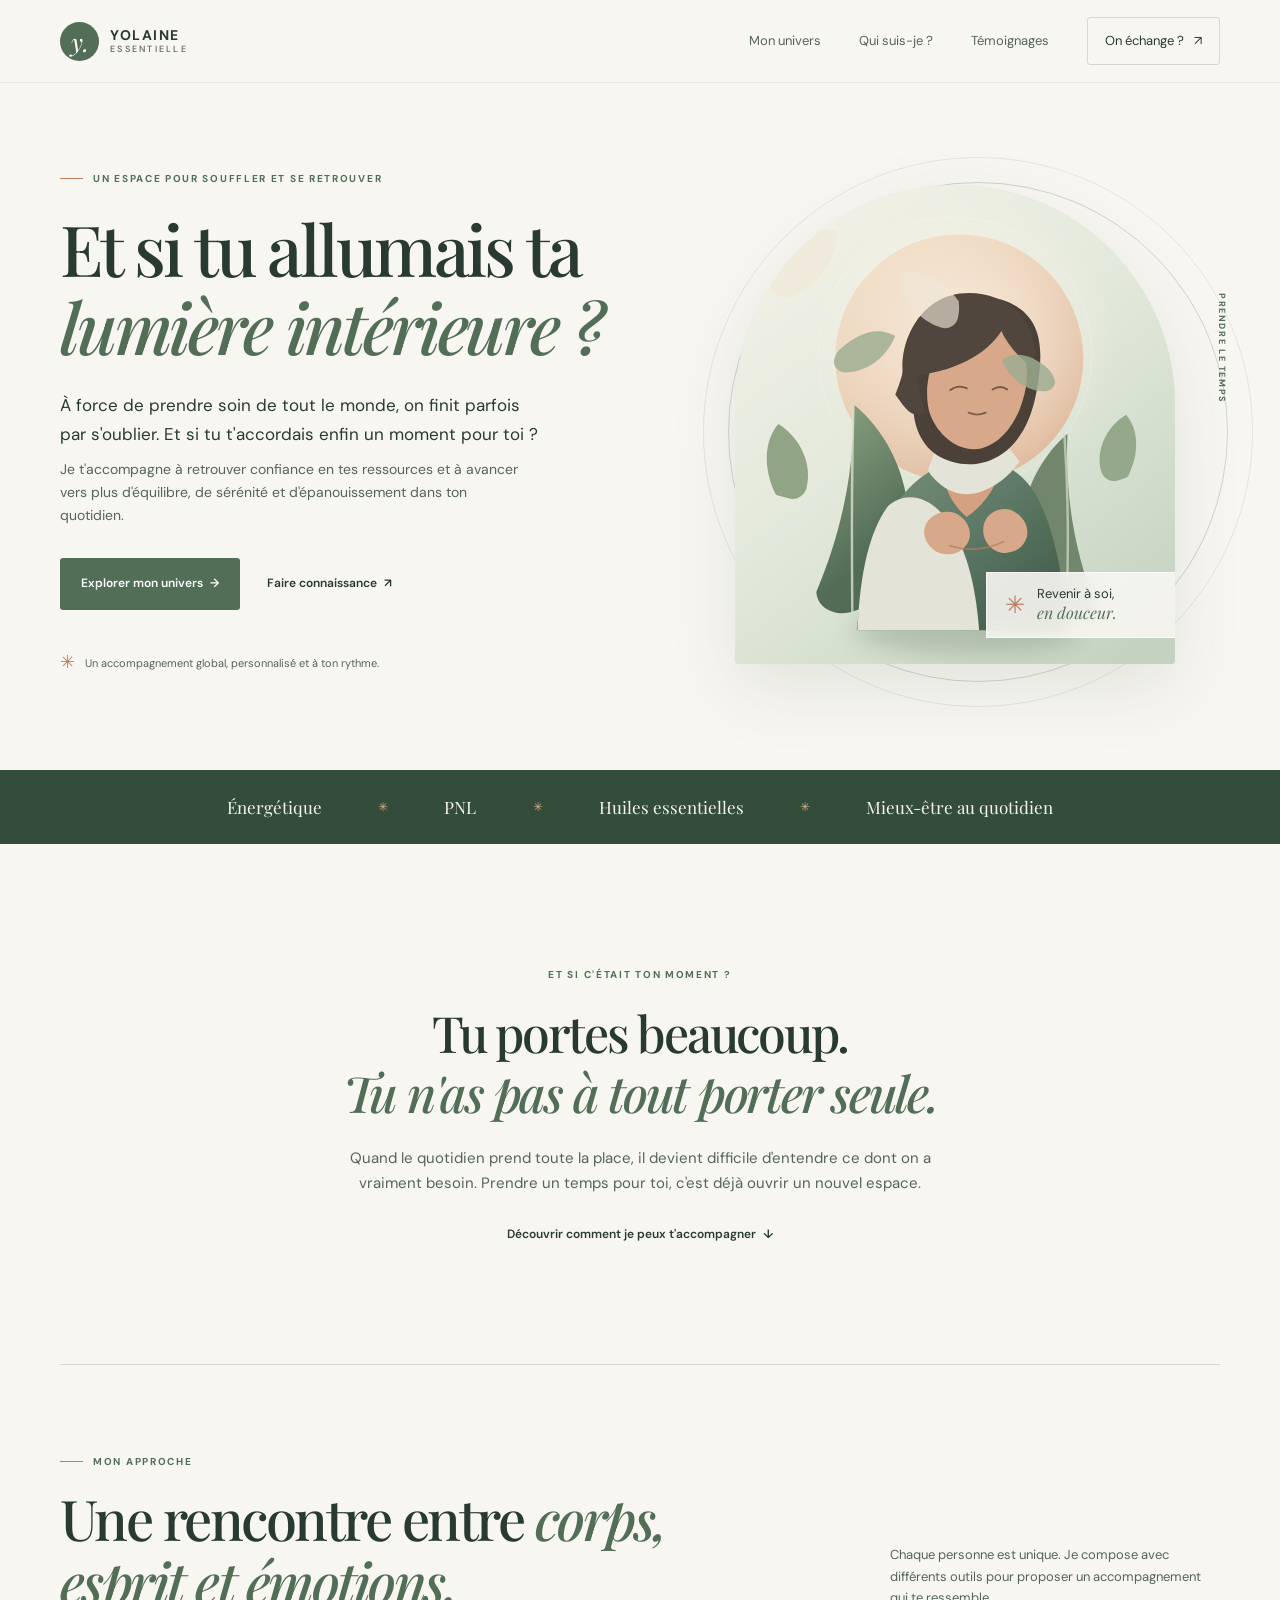
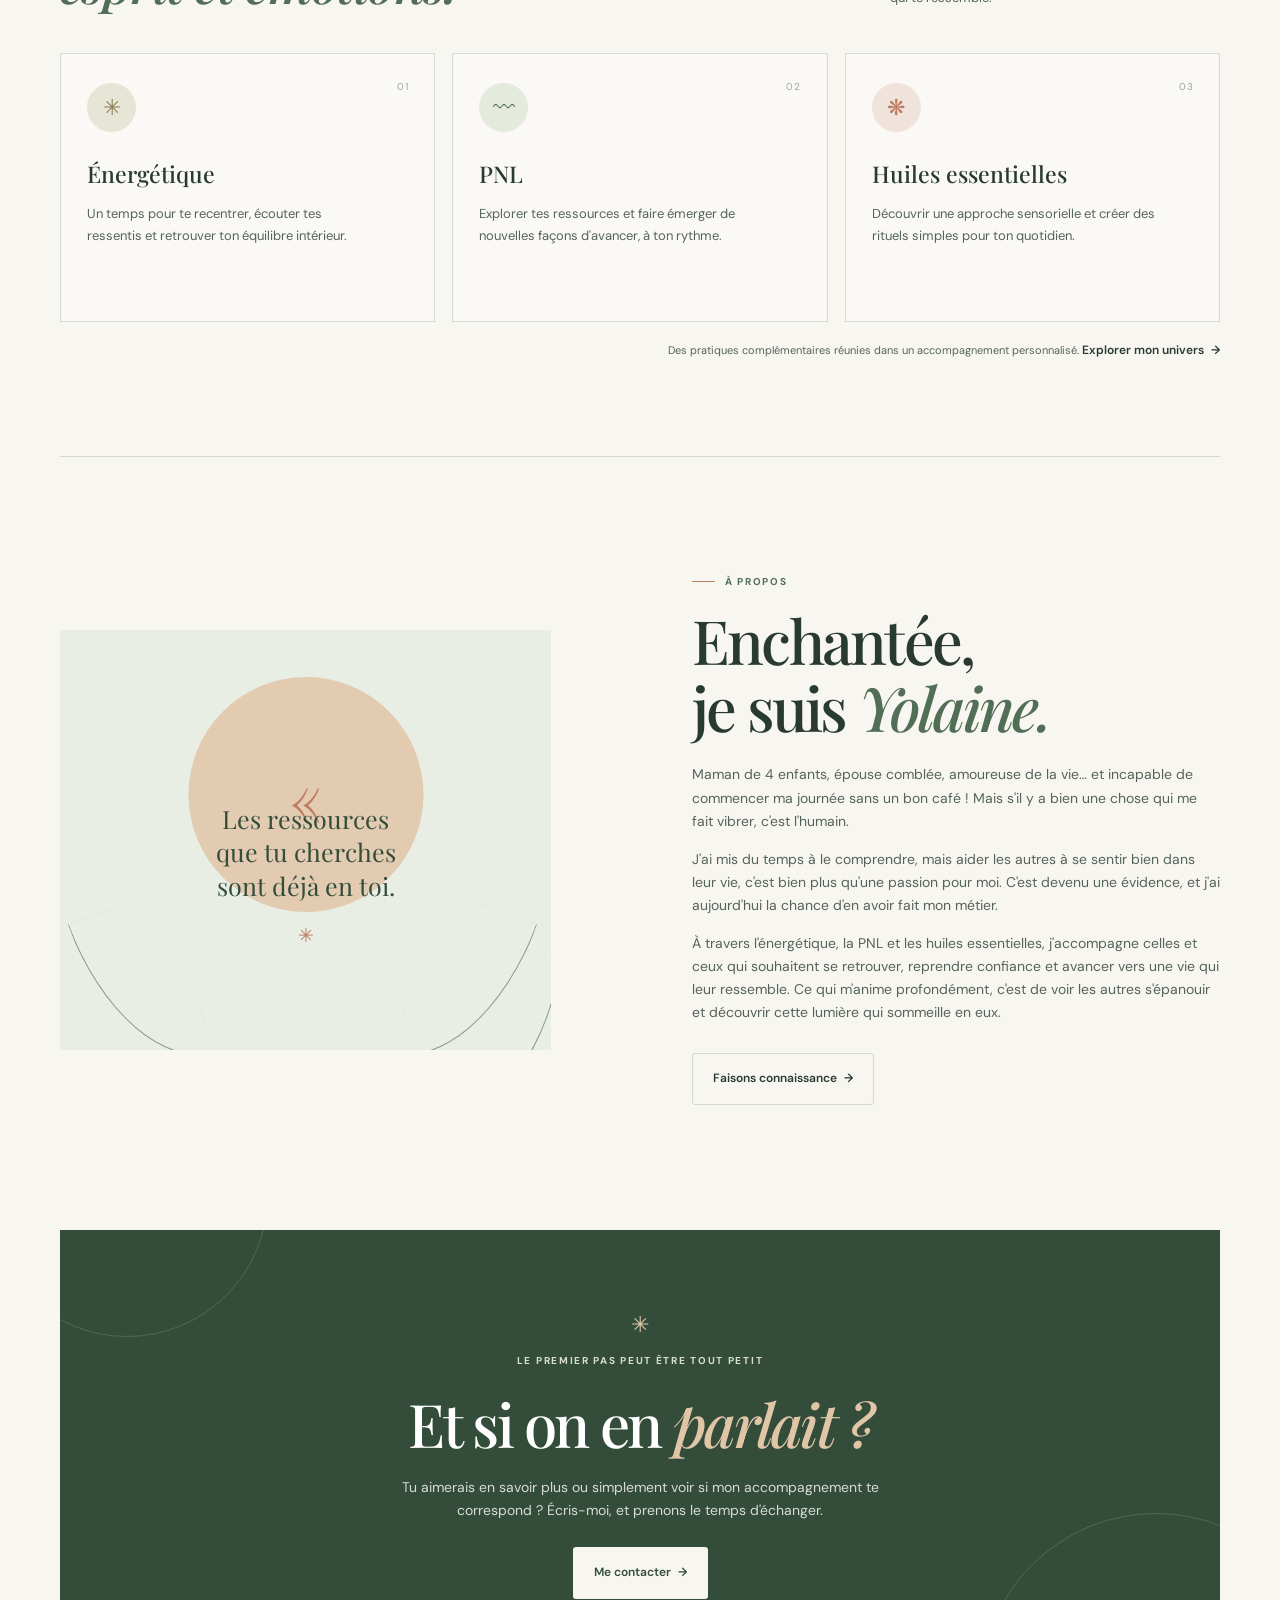
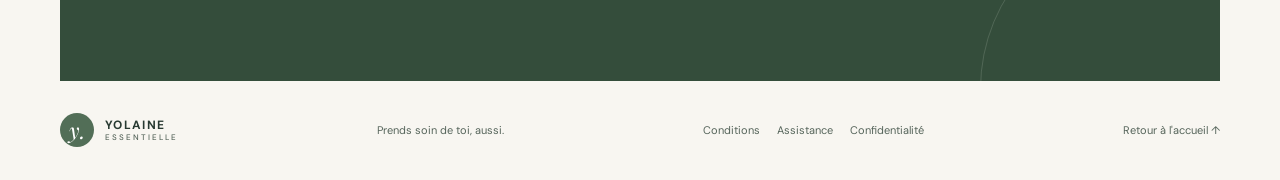
<file: index.html>
<!doctype html>
<html lang="fr">
  <head>
    <meta charset="utf-8">
    <meta name="viewport" content="width=device-width, initial-scale=1">
    <meta name="theme-color" content="#f8f6f1">
    <meta
      name="description"
      content="Yolaine t'accompagne avec une approche globale et personnalisée mêlant énergétique, PNL et huiles essentielles."
    >
    <title>Yolaine Essentielle — Revenir à soi, à son rythme</title>
    <link rel="preconnect" href="https://fonts.googleapis.com">
    <link rel="preconnect" href="https://fonts.gstatic.com" crossorigin>
    <link
      href="https://fonts.googleapis.com/css2?family=DM+Sans:wght@400;500;600;700&family=Playfair+Display:ital,wght@0,500;0,600;0,700;1,500;1,600&display=swap"
      rel="stylesheet"
    >
    <link rel="stylesheet" href="assets/styles.css">
    <script src="assets/script.js" defer></script>
  </head>
  <body>
    <a class="skip-link" href="#contenu">Aller au contenu</a>

    <header class="site-header">
      <div class="header-inner">
        <a class="brand" href="index.html#accueil" aria-label="Yolaine Essentielle, accueil">
          <span class="brand-mark" aria-hidden="true">y.</span>
          <span class="brand-name">yolaine <span>essentielle</span></span>
        </a>

        <button
          class="menu-toggle"
          type="button"
          aria-expanded="false"
          aria-controls="navigation-principale"
          aria-label="Ouvrir le menu"
        >
          <span></span>
          <span></span>
        </button>

        <nav class="main-nav" id="navigation-principale" aria-label="Navigation principale">
          <a href="univers.html">Mon univers</a>
          <a href="#a-propos">Qui suis-je ?</a>
          <a href="temoignages.html">Témoignages</a>
          <a class="nav-cta" href="contact.html">On échange ? <span aria-hidden="true">↗</span></a>
        </nav>
      </div>
    </header>

    <main id="contenu">
      <section class="hero section-wrap" id="accueil" aria-labelledby="hero-title">
        <div class="hero-copy">
          <p class="eyebrow"><span></span> Un espace pour souffler et se retrouver</p>
          <h1 id="hero-title">Et si tu allumais ta <em>lumière intérieure&nbsp;?</em></h1>
          <p class="hero-intro">
            À force de prendre soin de tout le monde, on finit parfois par s'oublier.
            Et si tu t'accordais enfin un moment pour toi&nbsp;?
          </p>
          <p class="hero-detail">
            Je t'accompagne à retrouver confiance en tes ressources et à avancer vers
            plus d'équilibre, de sérénité et d'épanouissement dans ton quotidien.
          </p>
          <div class="hero-actions">
            <a class="button button-primary" href="univers.html">Explorer mon univers <span aria-hidden="true">→</span></a>
            <a class="text-link" href="#a-propos">Faire connaissance <span aria-hidden="true">↗</span></a>
          </div>
          <div class="hero-note">
            <span class="note-sparkle" aria-hidden="true">✳</span>
            <span>Un accompagnement global, personnalisé et à ton rythme.</span>
          </div>
        </div>

        <div class="hero-art" role="img" aria-label="Illustration douce d'un moment de calme au milieu des plantes">
          <div class="art-frame">
            <img src="assets/images/hero-illustration.svg" alt="">
            <div class="art-caption">
              <span class="caption-icon" aria-hidden="true">✳</span>
              <span>Revenir à soi,<br><em>en douceur.</em></span>
            </div>
          </div>
          <span class="art-orbit orbit-one" aria-hidden="true"></span>
          <span class="art-orbit orbit-two" aria-hidden="true"></span>
          <span class="art-label">PRENDRE LE TEMPS</span>
        </div>
      </section>

      <div class="practice-strip" aria-label="Les pratiques de Yolaine">
        <div class="practice-inner">
          <span>Énergétique</span><i aria-hidden="true">✳</i>
          <span>PNL</span><i aria-hidden="true">✳</i>
          <span>Huiles essentielles</span><i aria-hidden="true">✳</i>
          <span>Mieux-être au quotidien</span>
        </div>
      </div>

      <section class="recognition section-wrap" aria-labelledby="recognition-title">
        <p class="eyebrow eyebrow-centered">ET SI C'ÉTAIT TON MOMENT&nbsp;?</p>
        <h2 id="recognition-title">Tu portes beaucoup.<br><em>Tu n'as pas à tout porter seule.</em></h2>
        <p class="section-lead">
          Quand le quotidien prend toute la place, il devient difficile d'entendre
          ce dont on a vraiment besoin. Prendre un temps pour toi, c'est déjà ouvrir
          un nouvel espace.
        </p>
        <a class="text-link" href="#approche">Découvrir comment je peux t'accompagner <span aria-hidden="true">↓</span></a>
      </section>

      <section class="approach section-wrap" id="approche" aria-labelledby="approach-title">
        <div class="section-heading">
          <div>
            <p class="eyebrow"><span></span> Mon approche</p>
            <h2 id="approach-title">Une rencontre entre <em>corps, esprit et émotions.</em></h2>
          </div>
          <p>
            Chaque personne est unique. Je compose avec différents outils pour
            proposer un accompagnement qui te ressemble.
          </p>
        </div>

        <div class="approach-grid">
          <a class="approach-card" href="soins-energetiques.html">
            <span class="card-number">01</span>
            <span class="card-icon icon-energy" aria-hidden="true">✳</span>
            <h3>Énergétique</h3>
            <p>Un temps pour te recentrer, écouter tes ressentis et retrouver ton équilibre intérieur.</p>
            <span class="card-line" aria-hidden="true"></span>
          </a>
          <a class="approach-card" href="accompagnement.html">
            <span class="card-number">02</span>
            <span class="card-icon icon-pnl" aria-hidden="true">〰</span>
            <h3>PNL</h3>
            <p>Explorer tes ressources et faire émerger de nouvelles façons d'avancer, à ton rythme.</p>
            <span class="card-line" aria-hidden="true"></span>
          </a>
          <a class="approach-card" href="ateliers-domicile.html">
            <span class="card-number">03</span>
            <span class="card-icon icon-oil" aria-hidden="true">❋</span>
            <h3>Huiles essentielles</h3>
            <p>Découvrir une approche sensorielle et créer des rituels simples pour ton quotidien.</p>
            <span class="card-line" aria-hidden="true"></span>
          </a>
        </div>
        <p class="approach-footnote">Des pratiques complémentaires réunies dans un accompagnement personnalisé. <a class="text-link" href="univers.html">Explorer mon univers <span aria-hidden="true">→</span></a></p>
      </section>

      <section class="about section-wrap" id="a-propos" aria-labelledby="about-title">
        <div class="about-visual" aria-hidden="true">
          <div class="about-sun"></div>
          <div class="about-quote">
            <span>«</span>
            <p>Les ressources<br>que tu cherches<br>sont déjà en toi.</p>
            <span class="quote-spark">✳</span>
          </div>
          <div class="about-stem stem-one"></div>
          <div class="about-stem stem-two"></div>
          <div class="about-stem stem-three"></div>
        </div>
        <div class="about-copy">
          <p class="eyebrow"><span></span> À propos</p>
          <h2 id="about-title">Enchantée,<br>je suis <em>Yolaine.</em></h2>
          <p>
            Maman de 4 enfants, épouse comblée, amoureuse de la vie… et incapable de
            commencer ma journée sans un bon café&nbsp;! Mais s'il y a bien une chose qui
            me fait vibrer, c'est l'humain.
          </p>
          <p>
            J'ai mis du temps à le comprendre, mais aider les autres à se sentir bien dans
            leur vie, c'est bien plus qu'une passion pour moi. C'est devenu une évidence,
            et j'ai aujourd'hui la chance d'en avoir fait mon métier.
          </p>
          <p>
            À travers l'énergétique, la PNL et les huiles essentielles, j'accompagne celles
            et ceux qui souhaitent se retrouver, reprendre confiance et avancer vers une vie
            qui leur ressemble. Ce qui m'anime profondément, c'est de voir les autres
            s'épanouir et découvrir cette lumière qui sommeille en eux.
          </p>
          <a class="button button-outline" href="contact.html">Faisons connaissance <span aria-hidden="true">→</span></a>
        </div>
      </section>

      <section class="contact section-wrap" id="contact" aria-labelledby="contact-title">
        <div class="contact-flower" aria-hidden="true">✳</div>
        <p class="eyebrow eyebrow-centered">LE PREMIER PAS PEUT ÊTRE TOUT PETIT</p>
        <h2 id="contact-title">Et si on en <em>parlait&nbsp;?</em></h2>
        <p>
          Tu aimerais en savoir plus ou simplement voir si mon accompagnement te
          correspond&nbsp;? Écris-moi, et prenons le temps d'échanger.
        </p>
        <a
          class="button button-light"
          href="contact.html"
        >Me contacter <span aria-hidden="true">→</span></a>
      </section>
    </main>

    <footer class="site-footer">
      <a class="brand footer-brand" href="index.html#accueil" aria-label="Yolaine Essentielle, retour en haut">
        <span class="brand-mark" aria-hidden="true">y.</span>
        <span class="brand-name">yolaine <span>essentielle</span></span>
      </a>
      <p>Prends soin de toi, aussi.</p>
      <nav class="footer-links" aria-label="Informations légales">
        <a href="conditions.html">Conditions</a>
        <a href="assistance.html">Assistance</a>
        <a href="confidentialite.html">Confidentialité</a>
      </nav>
      <a class="back-top" href="index.html#accueil">Retour à l'accueil ↑</a>
    </footer>
  </body>
</html>
</file>
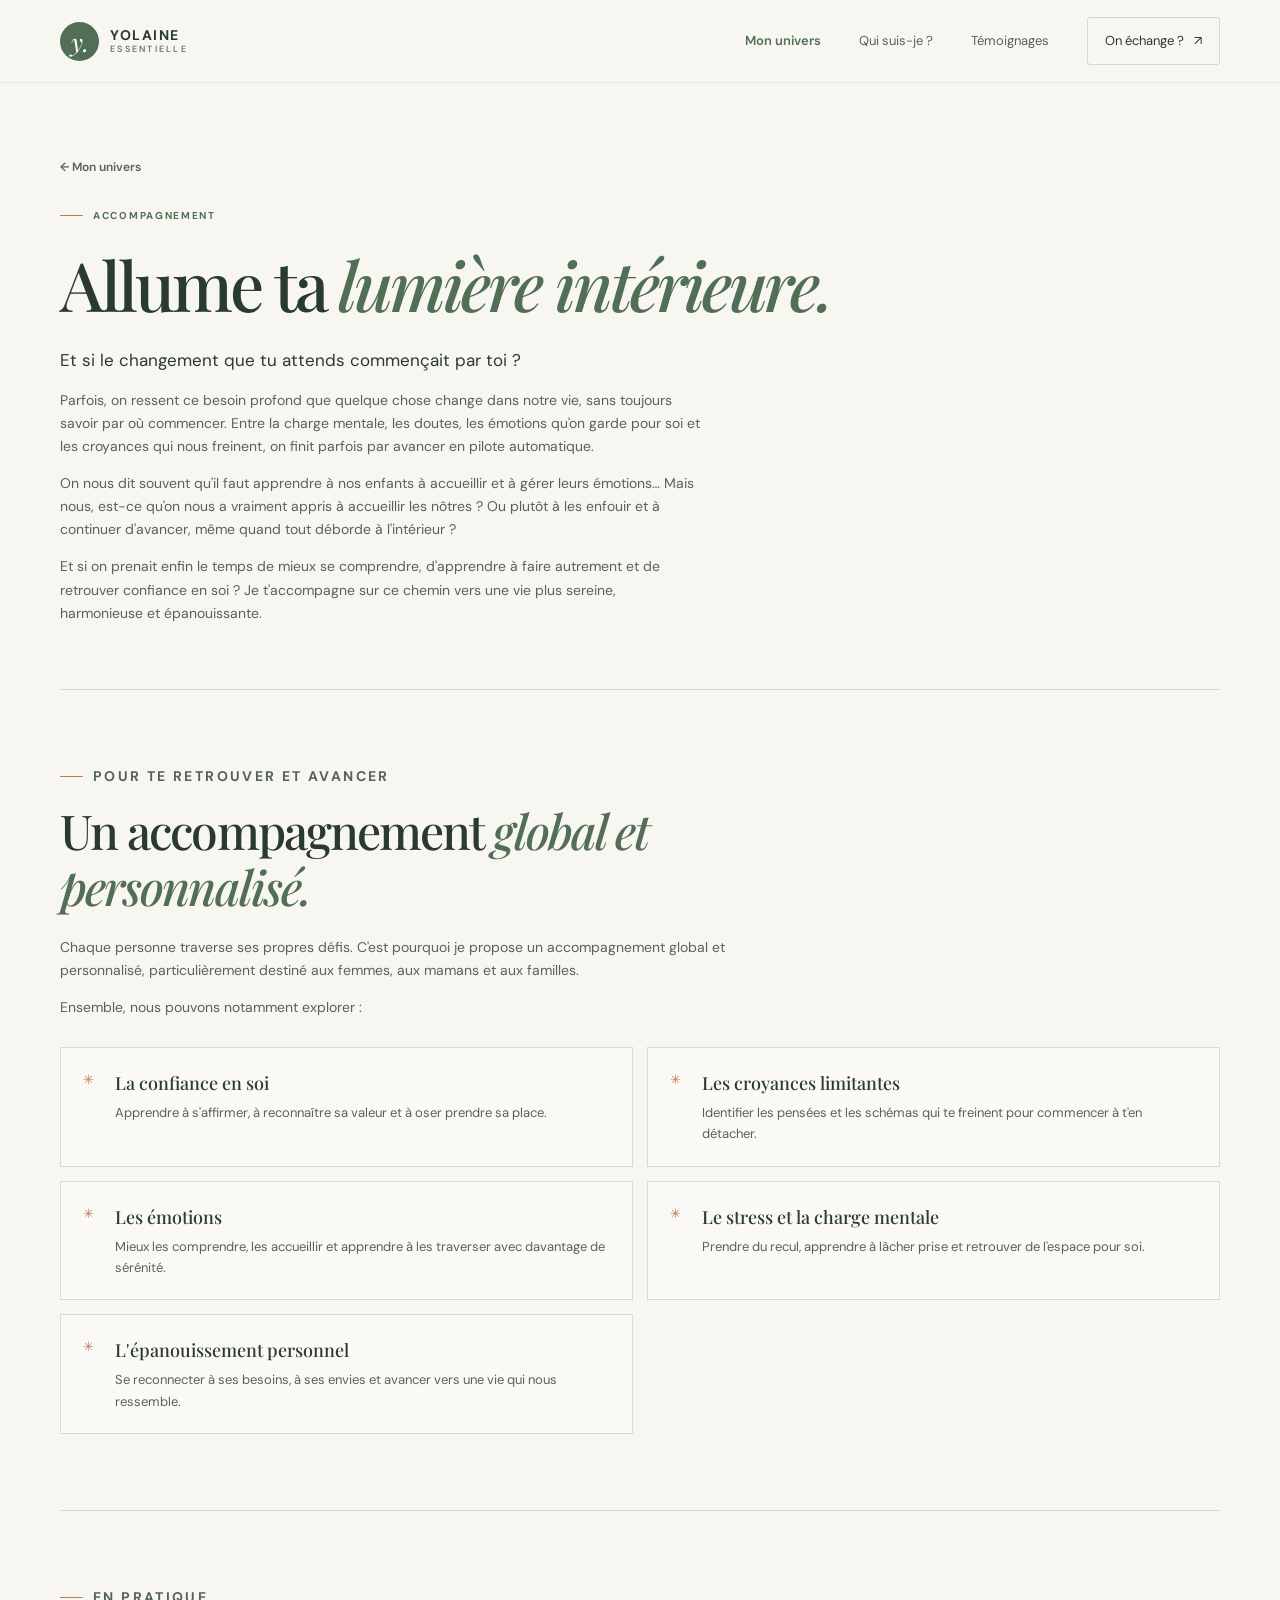
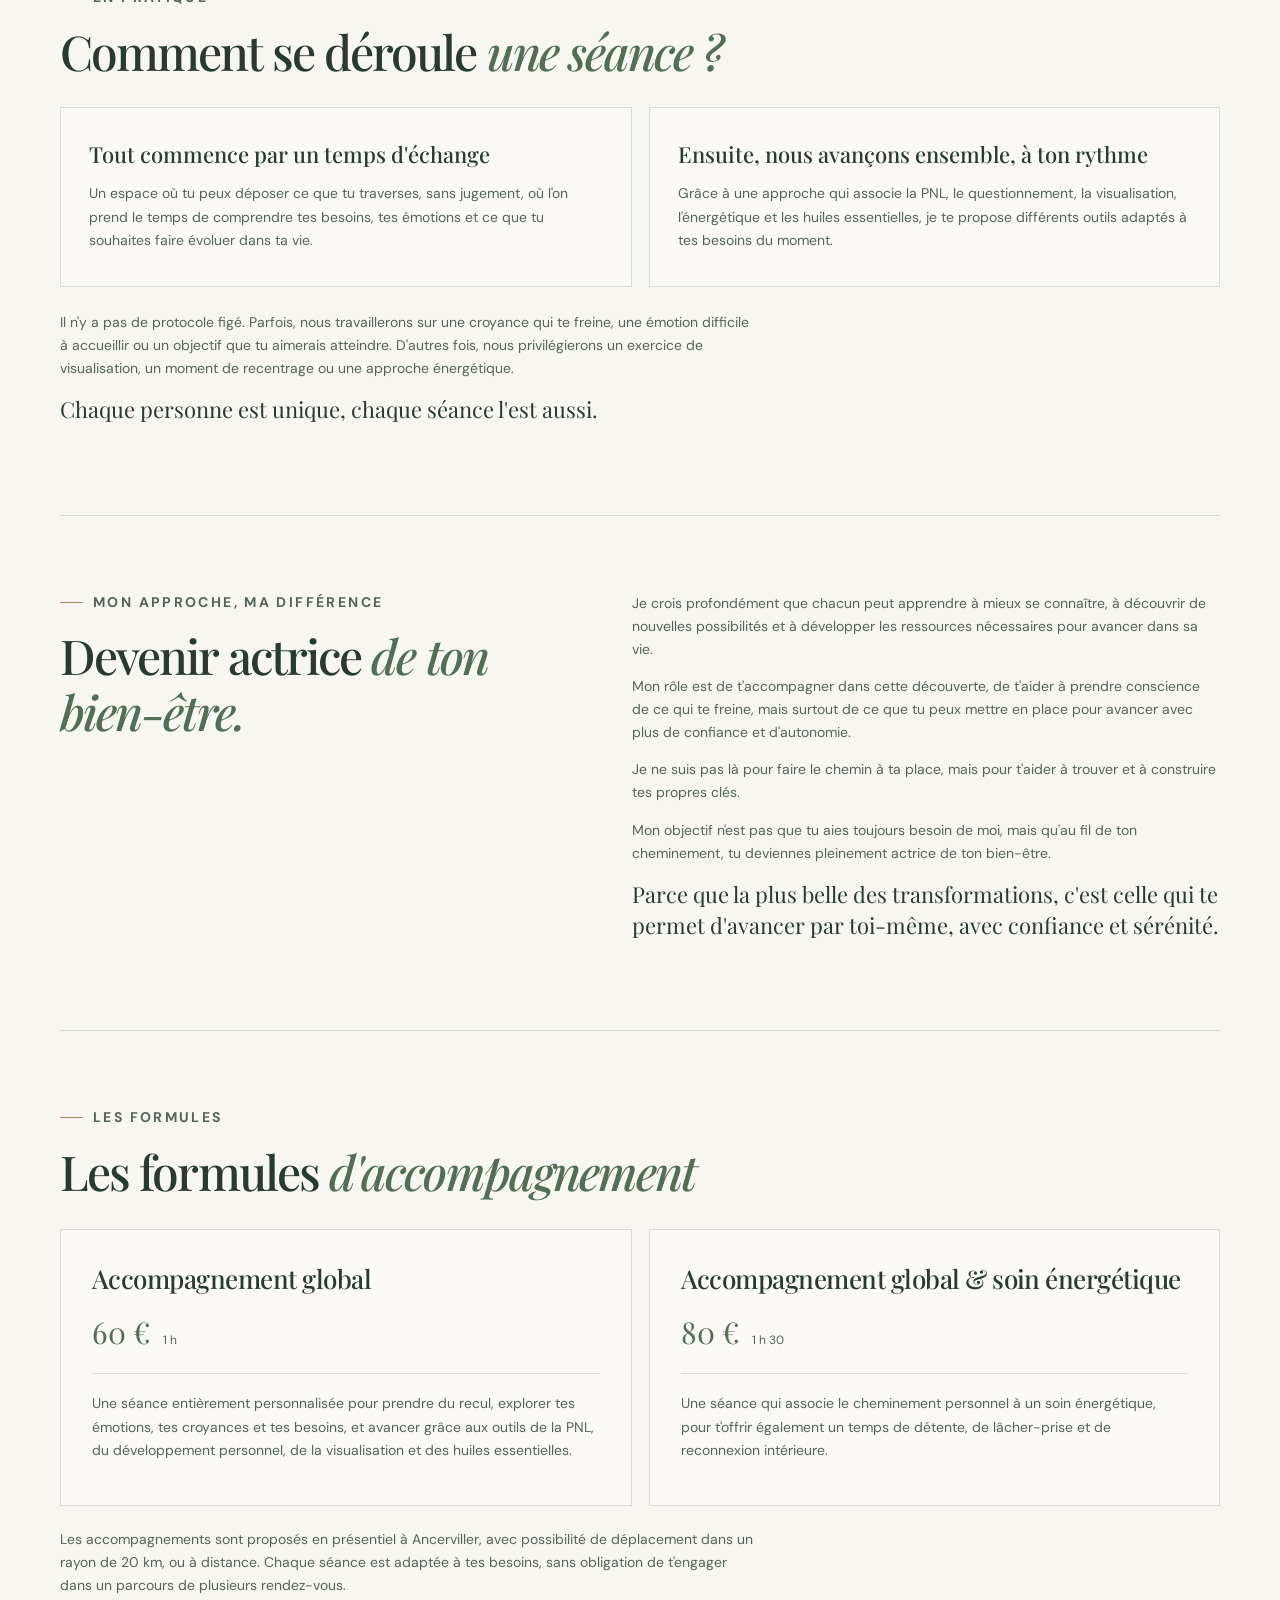
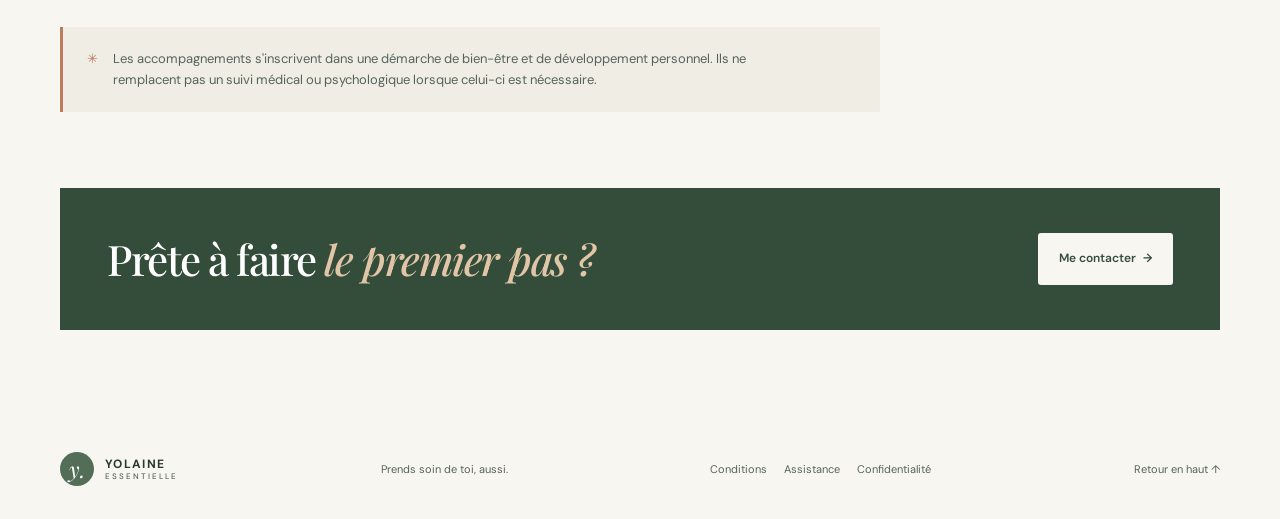
<file: accompagnement.html>
<!doctype html>
<html lang="fr">
  <head>
    <meta charset="utf-8">
    <meta name="viewport" content="width=device-width, initial-scale=1">
    <meta name="theme-color" content="#f8f6f1">
    <meta name="description" content="Un accompagnement global et personnalisé mêlant PNL, visualisation, énergétique et huiles essentielles, pour les femmes, les mamans et les familles.">
    <title>Accompagnement — Yolaine Essentielle</title>
    <link rel="preconnect" href="https://fonts.googleapis.com">
    <link rel="preconnect" href="https://fonts.gstatic.com" crossorigin>
    <link href="https://fonts.googleapis.com/css2?family=DM+Sans:wght@400;500;600;700&family=Playfair+Display:ital,wght@0,500;0,600;0,700;1,500;1,600&display=swap" rel="stylesheet">
    <link rel="stylesheet" href="assets/styles.css">
    <script src="assets/script.js" defer></script>
  </head>
  <body>
    <a class="skip-link" href="#contenu">Aller au contenu</a>

    <header class="site-header">
      <div class="header-inner">
        <a class="brand" href="index.html#accueil" aria-label="Yolaine Essentielle, accueil">
          <span class="brand-mark" aria-hidden="true">y.</span>
          <span class="brand-name">yolaine <span>essentielle</span></span>
        </a>
        <button class="menu-toggle" type="button" aria-expanded="false" aria-controls="navigation-principale" aria-label="Ouvrir le menu">
          <span></span>
          <span></span>
        </button>
        <nav class="main-nav" id="navigation-principale" aria-label="Navigation principale">
          <a href="univers.html" aria-current="page">Mon univers</a>
          <a href="index.html#a-propos">Qui suis-je ?</a>
          <a href="temoignages.html">Témoignages</a>
          <a class="nav-cta" href="contact.html">On échange ? <span aria-hidden="true">↗</span></a>
        </nav>
      </div>
    </header>

    <main id="contenu">
      <section class="page-hero section-wrap" aria-labelledby="page-title">
        <a class="crumbs" href="univers.html">← Mon univers</a>
        <p class="eyebrow"><span></span> Accompagnement</p>
        <h1 id="page-title">Allume ta <em>lumière intérieure.</em></h1>
        <p class="page-lead">Et si le changement que tu attends commençait par toi&nbsp;?</p>
        <p class="page-text">
          Parfois, on ressent ce besoin profond que quelque chose change dans notre vie,
          sans toujours savoir par où commencer. Entre la charge mentale, les doutes,
          les émotions qu'on garde pour soi et les croyances qui nous freinent, on finit
          parfois par avancer en pilote automatique.
        </p>
        <p class="page-text">
          On nous dit souvent qu'il faut apprendre à nos enfants à accueillir et à gérer
          leurs émotions… Mais nous, est-ce qu'on nous a vraiment appris à accueillir les
          nôtres&nbsp;? Ou plutôt à les enfouir et à continuer d'avancer, même quand tout
          déborde à l'intérieur&nbsp;?
        </p>
        <p class="page-text">
          Et si on prenait enfin le temps de mieux se comprendre, d'apprendre à faire
          autrement et de retrouver confiance en soi&nbsp;? Je t'accompagne sur ce chemin
          vers une vie plus sereine, harmonieuse et épanouissante.
        </p>
      </section>

      <section class="block section-wrap" aria-labelledby="pour-qui">
        <p class="eyebrow"><span></span> Pour te retrouver et avancer</p>
        <h2 id="pour-qui">Un accompagnement <em>global et personnalisé.</em></h2>
        <p>
          Chaque personne traverse ses propres défis. C'est pourquoi je propose un
          accompagnement global et personnalisé, particulièrement destiné aux femmes,
          aux mamans et aux familles.
        </p>
        <p>Ensemble, nous pouvons notamment explorer&nbsp;:</p>
        <ul class="feature-list">
          <li><strong>La confiance en soi</strong>Apprendre à s'affirmer, à reconnaître sa valeur et à oser prendre sa place.</li>
          <li><strong>Les croyances limitantes</strong>Identifier les pensées et les schémas qui te freinent pour commencer à t'en détacher.</li>
          <li><strong>Les émotions</strong>Mieux les comprendre, les accueillir et apprendre à les traverser avec davantage de sérénité.</li>
          <li><strong>Le stress et la charge mentale</strong>Prendre du recul, apprendre à lâcher prise et retrouver de l'espace pour soi.</li>
          <li><strong>L'épanouissement personnel</strong>Se reconnecter à ses besoins, à ses envies et avancer vers une vie qui nous ressemble.</li>
        </ul>
      </section>

      <section class="block section-wrap" aria-labelledby="seance">
        <p class="eyebrow"><span></span> En pratique</p>
        <h2 id="seance">Comment se déroule <em>une séance&nbsp;?</em></h2>
        <div class="steps">
          <div class="step">
            <h3>Tout commence par un temps d'échange</h3>
            <p>Un espace où tu peux déposer ce que tu traverses, sans jugement, où l'on prend le temps de comprendre tes besoins, tes émotions et ce que tu souhaites faire évoluer dans ta vie.</p>
          </div>
          <div class="step">
            <h3>Ensuite, nous avançons ensemble, à ton rythme</h3>
            <p>Grâce à une approche qui associe la PNL, le questionnement, la visualisation, l'énergétique et les huiles essentielles, je te propose différents outils adaptés à tes besoins du moment.</p>
          </div>
        </div>
        <p style="margin-top: 24px">
          Il n'y a pas de protocole figé. Parfois, nous travaillerons sur une croyance
          qui te freine, une émotion difficile à accueillir ou un objectif que tu aimerais
          atteindre. D'autres fois, nous privilégierons un exercice de visualisation, un
          moment de recentrage ou une approche énergétique.
        </p>
        <p class="strong">Chaque personne est unique, chaque séance l'est aussi.</p>
      </section>

      <section class="block section-wrap" aria-labelledby="difference">
        <div class="split">
          <div>
            <p class="eyebrow"><span></span> Mon approche, ma différence</p>
            <h2 id="difference">Devenir actrice <em>de ton bien-être.</em></h2>
          </div>
          <div>
            <p>Je crois profondément que chacun peut apprendre à mieux se connaître, à découvrir de nouvelles possibilités et à développer les ressources nécessaires pour avancer dans sa vie.</p>
            <p>Mon rôle est de t'accompagner dans cette découverte, de t'aider à prendre conscience de ce qui te freine, mais surtout de ce que tu peux mettre en place pour avancer avec plus de confiance et d'autonomie.</p>
            <p>Je ne suis pas là pour faire le chemin à ta place, mais pour t'aider à trouver et à construire tes propres clés.</p>
            <p>Mon objectif n'est pas que tu aies toujours besoin de moi, mais qu'au fil de ton cheminement, tu deviennes pleinement actrice de ton bien-être.</p>
            <p class="strong">Parce que la plus belle des transformations, c'est celle qui te permet d'avancer par toi-même, avec confiance et sérénité.</p>
          </div>
        </div>
      </section>

      <section class="block section-wrap" aria-labelledby="formules">
        <p class="eyebrow"><span></span> Les formules</p>
        <h2 id="formules">Les formules <em>d'accompagnement</em></h2>
        <div class="offer-grid">
          <article class="offer-card">
            <h3>Accompagnement global</h3>
            <p class="price">60&nbsp;€ <span>1 h</span></p>
            <p>Une séance entièrement personnalisée pour prendre du recul, explorer tes émotions, tes croyances et tes besoins, et avancer grâce aux outils de la PNL, du développement personnel, de la visualisation et des huiles essentielles.</p>
          </article>
          <article class="offer-card">
            <h3>Accompagnement global &amp; soin énergétique</h3>
            <p class="price">80&nbsp;€ <span>1 h 30</span></p>
            <p>Une séance qui associe le cheminement personnel à un soin énergétique, pour t'offrir également un temps de détente, de lâcher-prise et de reconnexion intérieure.</p>
          </article>
        </div>
        <p style="margin-top: 22px">
          Les accompagnements sont proposés en présentiel à Ancerviller, avec possibilité
          de déplacement dans un rayon de 20&nbsp;km, ou à distance. Chaque séance est adaptée
          à tes besoins, sans obligation de t'engager dans un parcours de plusieurs rendez-vous.
        </p>
        <div class="notice">
          <span aria-hidden="true">✳</span>
          <p>Les accompagnements s'inscrivent dans une démarche de bien-être et de développement personnel. Ils ne remplacent pas un suivi médical ou psychologique lorsque celui-ci est nécessaire.</p>
        </div>
      </section>

      <section class="section-wrap">
        <div class="cta-band">
          <h2>Prête à faire <em>le premier pas&nbsp;?</em></h2>
          <a class="button button-light" href="contact.html">Me contacter <span aria-hidden="true">→</span></a>
        </div>
      </section>
    </main>

    <footer class="site-footer">
      <a class="brand footer-brand" href="index.html#accueil" aria-label="Yolaine Essentielle, retour à l'accueil">
        <span class="brand-mark" aria-hidden="true">y.</span>
        <span class="brand-name">yolaine <span>essentielle</span></span>
      </a>
      <p>Prends soin de toi, aussi.</p>
      <nav class="footer-links" aria-label="Informations légales">
        <a href="conditions.html">Conditions</a>
        <a href="assistance.html">Assistance</a>
        <a href="confidentialite.html">Confidentialité</a>
      </nav>
      <a class="back-top" href="#contenu">Retour en haut ↑</a>
    </footer>
  </body>
</html>
</file>
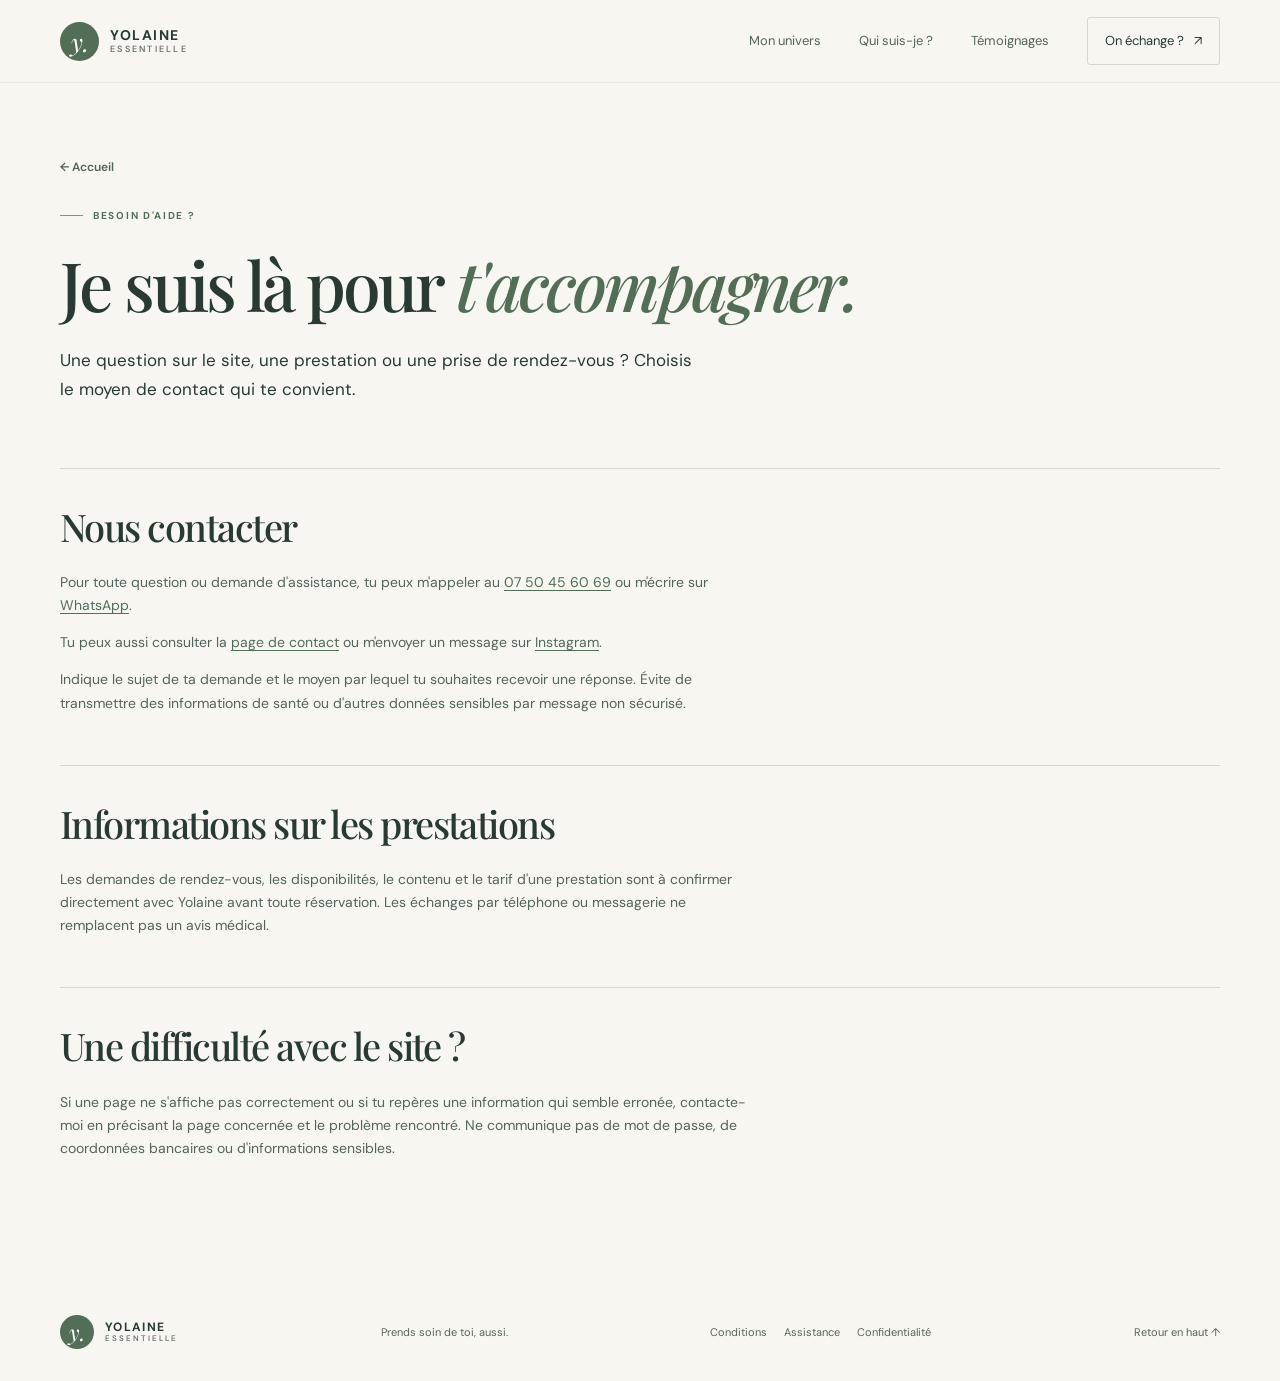
<file: assistance.html>
<!doctype html>
<html lang="fr">
  <head>
    <meta charset="utf-8">
    <meta name="viewport" content="width=device-width, initial-scale=1">
    <meta name="theme-color" content="#f8f6f1">
    <meta name="description" content="Contacter Yolaine Essentielle pour toute question ou demande d'assistance.">
    <title>Assistance — Yolaine Essentielle</title>
    <link rel="preconnect" href="https://fonts.googleapis.com">
    <link rel="preconnect" href="https://fonts.gstatic.com" crossorigin>
    <link href="https://fonts.googleapis.com/css2?family=DM+Sans:wght@400;500;600;700&family=Playfair+Display:ital,wght@0,500;0,600;0,700;1,500;1,600&display=swap" rel="stylesheet">
    <link rel="stylesheet" href="assets/styles.css">
    <script src="assets/script.js" defer></script>
  </head>
  <body>
    <a class="skip-link" href="#contenu">Aller au contenu</a>
    <header class="site-header">
      <div class="header-inner">
        <a class="brand" href="index.html#accueil" aria-label="Yolaine Essentielle, accueil">
          <span class="brand-mark" aria-hidden="true">y.</span>
          <span class="brand-name">yolaine <span>essentielle</span></span>
        </a>
        <button class="menu-toggle" type="button" aria-expanded="false" aria-controls="navigation-principale" aria-label="Ouvrir le menu">
          <span></span>
          <span></span>
        </button>
        <nav class="main-nav" id="navigation-principale" aria-label="Navigation principale">
          <a href="univers.html">Mon univers</a>
          <a href="index.html#a-propos">Qui suis-je ?</a>
          <a href="temoignages.html">Témoignages</a>
          <a class="nav-cta" href="contact.html">On échange ? <span aria-hidden="true">↗</span></a>
        </nav>
      </div>
    </header>
    <main id="contenu" class="legal-content">
      <section class="page-hero section-wrap" aria-labelledby="page-title">
        <a class="crumbs" href="index.html#accueil">← Accueil</a>
        <p class="eyebrow"><span></span> Besoin d'aide ?</p>
        <h1 id="page-title">Je suis là pour <em>t'accompagner.</em></h1>
        <p class="page-lead">Une question sur le site, une prestation ou une prise de rendez-vous ? Choisis le moyen de contact qui te convient.</p>
      </section>

      <section class="block section-wrap">
        <h2>Nous contacter</h2>
        <p>Pour toute question ou demande d'assistance, tu peux m'appeler au <a href="tel:+33750456069">07 50 45 60 69</a> ou m'écrire sur <a href="https://wa.me/33750456069" target="_blank" rel="noreferrer">WhatsApp</a>.</p>
        <p>Tu peux aussi consulter la <a href="contact.html">page de contact</a> ou m'envoyer un message sur <a href="https://www.instagram.com/yolaine.essentielle/" target="_blank" rel="noreferrer">Instagram</a>.</p>
        <p>Indique le sujet de ta demande et le moyen par lequel tu souhaites recevoir une réponse. Évite de transmettre des informations de santé ou d'autres données sensibles par message non sécurisé.</p>
      </section>

      <section class="block section-wrap">
        <h2>Informations sur les prestations</h2>
        <p>Les demandes de rendez-vous, les disponibilités, le contenu et le tarif d'une prestation sont à confirmer directement avec Yolaine avant toute réservation. Les échanges par téléphone ou messagerie ne remplacent pas un avis médical.</p>
      </section>

      <section class="block section-wrap">
        <h2>Une difficulté avec le site ?</h2>
        <p>Si une page ne s'affiche pas correctement ou si tu repères une information qui semble erronée, contacte-moi en précisant la page concernée et le problème rencontré. Ne communique pas de mot de passe, de coordonnées bancaires ou d'informations sensibles.</p>
      </section>
    </main>
    <footer class="site-footer">
      <a class="brand footer-brand" href="index.html#accueil" aria-label="Yolaine Essentielle, retour à l'accueil">
        <span class="brand-mark" aria-hidden="true">y.</span>
        <span class="brand-name">yolaine <span>essentielle</span></span>
      </a>
      <p>Prends soin de toi, aussi.</p>
      <nav class="footer-links" aria-label="Informations légales">
        <a href="conditions.html">Conditions</a>
        <a href="assistance.html" aria-current="page">Assistance</a>
        <a href="confidentialite.html">Confidentialité</a>
      </nav>
      <a class="back-top" href="#contenu">Retour en haut ↑</a>
    </footer>
  </body>
</html>
</file>
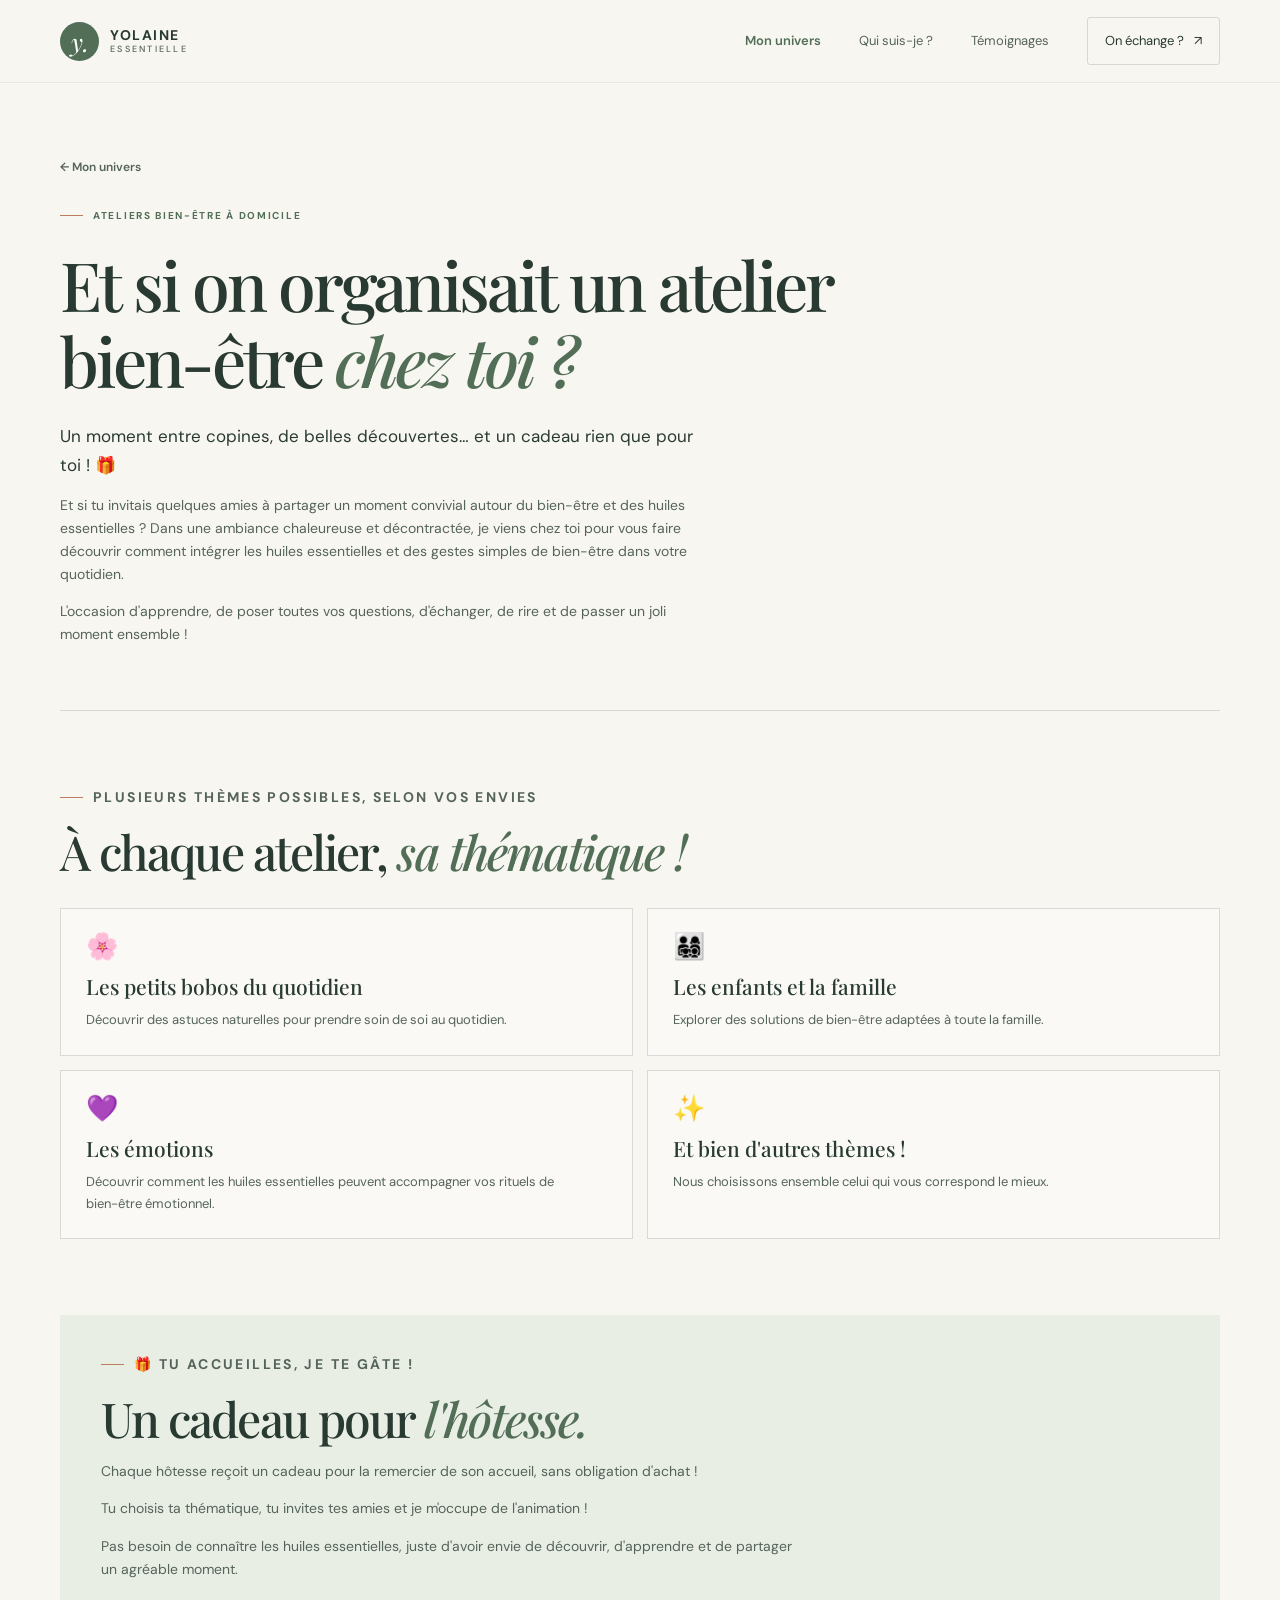
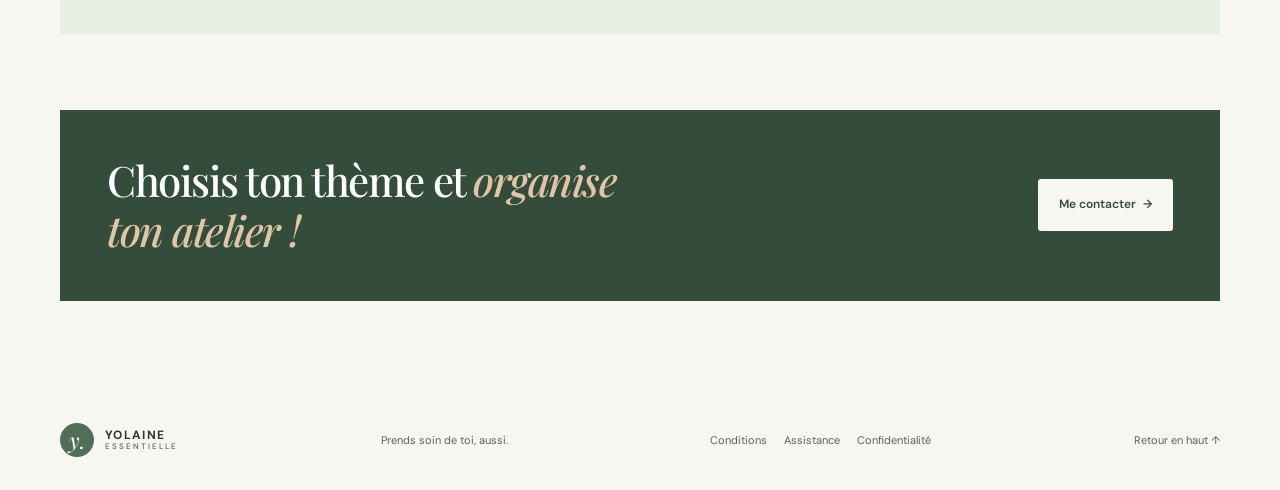
<file: ateliers-domicile.html>
<!doctype html>
<html lang="fr">
  <head>
    <meta charset="utf-8">
    <meta name="viewport" content="width=device-width, initial-scale=1">
    <meta name="theme-color" content="#f8f6f1">
    <meta name="description" content="Organise un atelier bien-être chez toi : un moment convivial entre amies autour des huiles essentielles, avec un cadeau pour l'hôtesse.">
    <title>Ateliers bien-être à domicile — Yolaine Essentielle</title>
    <link rel="preconnect" href="https://fonts.googleapis.com">
    <link rel="preconnect" href="https://fonts.gstatic.com" crossorigin>
    <link href="https://fonts.googleapis.com/css2?family=DM+Sans:wght@400;500;600;700&family=Playfair+Display:ital,wght@0,500;0,600;0,700;1,500;1,600&display=swap" rel="stylesheet">
    <link rel="stylesheet" href="assets/styles.css">
    <script src="assets/script.js" defer></script>
  </head>
  <body>
    <a class="skip-link" href="#contenu">Aller au contenu</a>

    <header class="site-header">
      <div class="header-inner">
        <a class="brand" href="index.html#accueil" aria-label="Yolaine Essentielle, accueil">
          <span class="brand-mark" aria-hidden="true">y.</span>
          <span class="brand-name">yolaine <span>essentielle</span></span>
        </a>
        <button class="menu-toggle" type="button" aria-expanded="false" aria-controls="navigation-principale" aria-label="Ouvrir le menu">
          <span></span>
          <span></span>
        </button>
        <nav class="main-nav" id="navigation-principale" aria-label="Navigation principale">
          <a href="univers.html" aria-current="page">Mon univers</a>
          <a href="index.html#a-propos">Qui suis-je ?</a>
          <a href="temoignages.html">Témoignages</a>
          <a class="nav-cta" href="contact.html">On échange ? <span aria-hidden="true">↗</span></a>
        </nav>
      </div>
    </header>

    <main id="contenu">
      <section class="page-hero section-wrap" aria-labelledby="page-title">
        <a class="crumbs" href="univers.html">← Mon univers</a>
        <p class="eyebrow"><span></span> Ateliers bien-être à domicile</p>
        <h1 id="page-title">Et si on organisait un atelier bien-être <em>chez toi&nbsp;?</em></h1>
        <p class="page-lead">Un moment entre copines, de belles découvertes… et un cadeau rien que pour toi&nbsp;! 🎁</p>
        <p class="page-text">
          Et si tu invitais quelques amies à partager un moment convivial autour du
          bien-être et des huiles essentielles&nbsp;? Dans une ambiance chaleureuse et
          décontractée, je viens chez toi pour vous faire découvrir comment intégrer
          les huiles essentielles et des gestes simples de bien-être dans votre quotidien.
        </p>
        <p class="page-text">L'occasion d'apprendre, de poser toutes vos questions, d'échanger, de rire et de passer un joli moment ensemble&nbsp;!</p>
      </section>

      <section class="block section-wrap" aria-labelledby="themes">
        <p class="eyebrow"><span></span> Plusieurs thèmes possibles, selon vos envies</p>
        <h2 id="themes">À chaque atelier, <em>sa thématique&nbsp;!</em></h2>
        <div class="theme-grid">
          <article class="theme-card">
            <span class="emoji" aria-hidden="true">🌸</span>
            <h3>Les petits bobos du quotidien</h3>
            <p>Découvrir des astuces naturelles pour prendre soin de soi au quotidien.</p>
          </article>
          <article class="theme-card">
            <span class="emoji" aria-hidden="true">👨‍👩‍👧‍👦</span>
            <h3>Les enfants et la famille</h3>
            <p>Explorer des solutions de bien-être adaptées à toute la famille.</p>
          </article>
          <article class="theme-card">
            <span class="emoji" aria-hidden="true">💜</span>
            <h3>Les émotions</h3>
            <p>Découvrir comment les huiles essentielles peuvent accompagner vos rituels de bien-être émotionnel.</p>
          </article>
          <article class="theme-card">
            <span class="emoji" aria-hidden="true">✨</span>
            <h3>Et bien d'autres thèmes&nbsp;!</h3>
            <p>Nous choisissons ensemble celui qui vous correspond le mieux.</p>
          </article>
        </div>
      </section>

      <section class="section-wrap">
        <div class="block gift-card" style="border-top: 0">
          <p class="eyebrow"><span></span> 🎁 Tu accueilles, je te gâte&nbsp;!</p>
          <h2>Un cadeau pour <em>l'hôtesse.</em></h2>
          <p>Chaque hôtesse reçoit un cadeau pour la remercier de son accueil, sans obligation d'achat&nbsp;!</p>
          <p>Tu choisis ta thématique, tu invites tes amies et je m'occupe de l'animation&nbsp;!</p>
          <p>Pas besoin de connaître les huiles essentielles, juste d'avoir envie de découvrir, d'apprendre et de partager un agréable moment.</p>
        </div>
      </section>

      <section class="section-wrap" style="margin-top: 76px">
        <div class="cta-band">
          <h2>Choisis ton thème et <em>organise ton atelier&nbsp;!</em></h2>
          <a class="button button-light" href="contact.html">Me contacter <span aria-hidden="true">→</span></a>
        </div>
      </section>
    </main>

    <footer class="site-footer">
      <a class="brand footer-brand" href="index.html#accueil" aria-label="Yolaine Essentielle, retour à l'accueil">
        <span class="brand-mark" aria-hidden="true">y.</span>
        <span class="brand-name">yolaine <span>essentielle</span></span>
      </a>
      <p>Prends soin de toi, aussi.</p>
      <nav class="footer-links" aria-label="Informations légales">
        <a href="conditions.html">Conditions</a>
        <a href="assistance.html">Assistance</a>
        <a href="confidentialite.html">Confidentialité</a>
      </nav>
      <a class="back-top" href="#contenu">Retour en haut ↑</a>
    </footer>
  </body>
</html>
</file>
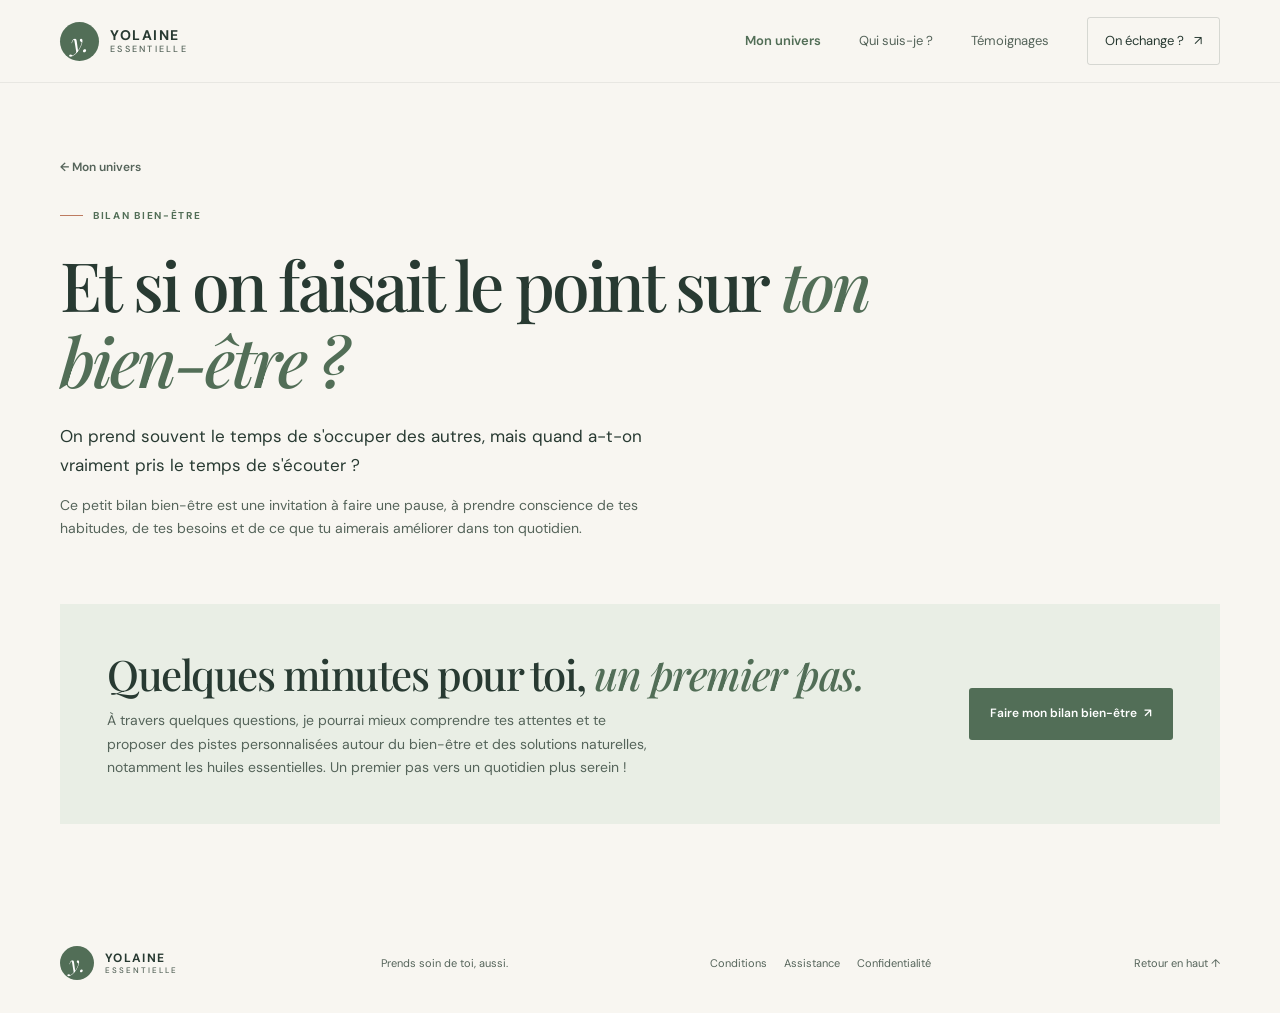
<file: bilan-bien-etre.html>
<!doctype html>
<html lang="fr">
  <head>
    <meta charset="utf-8">
    <meta name="viewport" content="width=device-width, initial-scale=1">
    <meta name="theme-color" content="#f8f6f1">
    <meta name="description" content="Fais le point sur ton bien-être en quelques minutes : un petit questionnaire pour recevoir des pistes personnalisées autour des solutions naturelles.">
    <title>Bilan bien-être — Yolaine Essentielle</title>
    <link rel="preconnect" href="https://fonts.googleapis.com">
    <link rel="preconnect" href="https://fonts.gstatic.com" crossorigin>
    <link href="https://fonts.googleapis.com/css2?family=DM+Sans:wght@400;500;600;700&family=Playfair+Display:ital,wght@0,500;0,600;0,700;1,500;1,600&display=swap" rel="stylesheet">
    <link rel="stylesheet" href="assets/styles.css">
    <script src="assets/script.js" defer></script>
  </head>
  <body>
    <a class="skip-link" href="#contenu">Aller au contenu</a>

    <header class="site-header">
      <div class="header-inner">
        <a class="brand" href="index.html#accueil" aria-label="Yolaine Essentielle, accueil">
          <span class="brand-mark" aria-hidden="true">y.</span>
          <span class="brand-name">yolaine <span>essentielle</span></span>
        </a>
        <button class="menu-toggle" type="button" aria-expanded="false" aria-controls="navigation-principale" aria-label="Ouvrir le menu">
          <span></span>
          <span></span>
        </button>
        <nav class="main-nav" id="navigation-principale" aria-label="Navigation principale">
          <a href="univers.html" aria-current="page">Mon univers</a>
          <a href="index.html#a-propos">Qui suis-je ?</a>
          <a href="temoignages.html">Témoignages</a>
          <a class="nav-cta" href="contact.html">On échange ? <span aria-hidden="true">↗</span></a>
        </nav>
      </div>
    </header>

    <main id="contenu">
      <section class="page-hero section-wrap" aria-labelledby="page-title">
        <a class="crumbs" href="univers.html">← Mon univers</a>
        <p class="eyebrow"><span></span> Bilan bien-être</p>
        <h1 id="page-title">Et si on faisait le point sur <em>ton bien-être&nbsp;?</em></h1>
        <p class="page-lead">
          On prend souvent le temps de s'occuper des autres, mais quand a-t-on vraiment
          pris le temps de s'écouter&nbsp;?
        </p>
        <p class="page-text">
          Ce petit bilan bien-être est une invitation à faire une pause, à prendre
          conscience de tes habitudes, de tes besoins et de ce que tu aimerais améliorer
          dans ton quotidien.
        </p>
      </section>

      <section class="section-wrap">
        <div class="bilan-card">
          <div>
            <h2>Quelques minutes pour toi, <em>un premier pas.</em></h2>
            <p>
              À travers quelques questions, je pourrai mieux comprendre tes attentes et te
              proposer des pistes personnalisées autour du bien-être et des solutions
              naturelles, notamment les huiles essentielles. Un premier pas vers un
              quotidien plus serein&nbsp;!
            </p>
          </div>
          <a class="button button-primary" href="https://tally.so/r/VLMENJ" target="_blank" rel="noreferrer">Faire mon bilan bien-être <span aria-hidden="true">↗</span></a>
        </div>
      </section>
    </main>

    <footer class="site-footer">
      <a class="brand footer-brand" href="index.html#accueil" aria-label="Yolaine Essentielle, retour à l'accueil">
        <span class="brand-mark" aria-hidden="true">y.</span>
        <span class="brand-name">yolaine <span>essentielle</span></span>
      </a>
      <p>Prends soin de toi, aussi.</p>
      <nav class="footer-links" aria-label="Informations légales">
        <a href="conditions.html">Conditions</a>
        <a href="assistance.html">Assistance</a>
        <a href="confidentialite.html">Confidentialité</a>
      </nav>
      <a class="back-top" href="#contenu">Retour en haut ↑</a>
    </footer>
  </body>
</html>
</file>
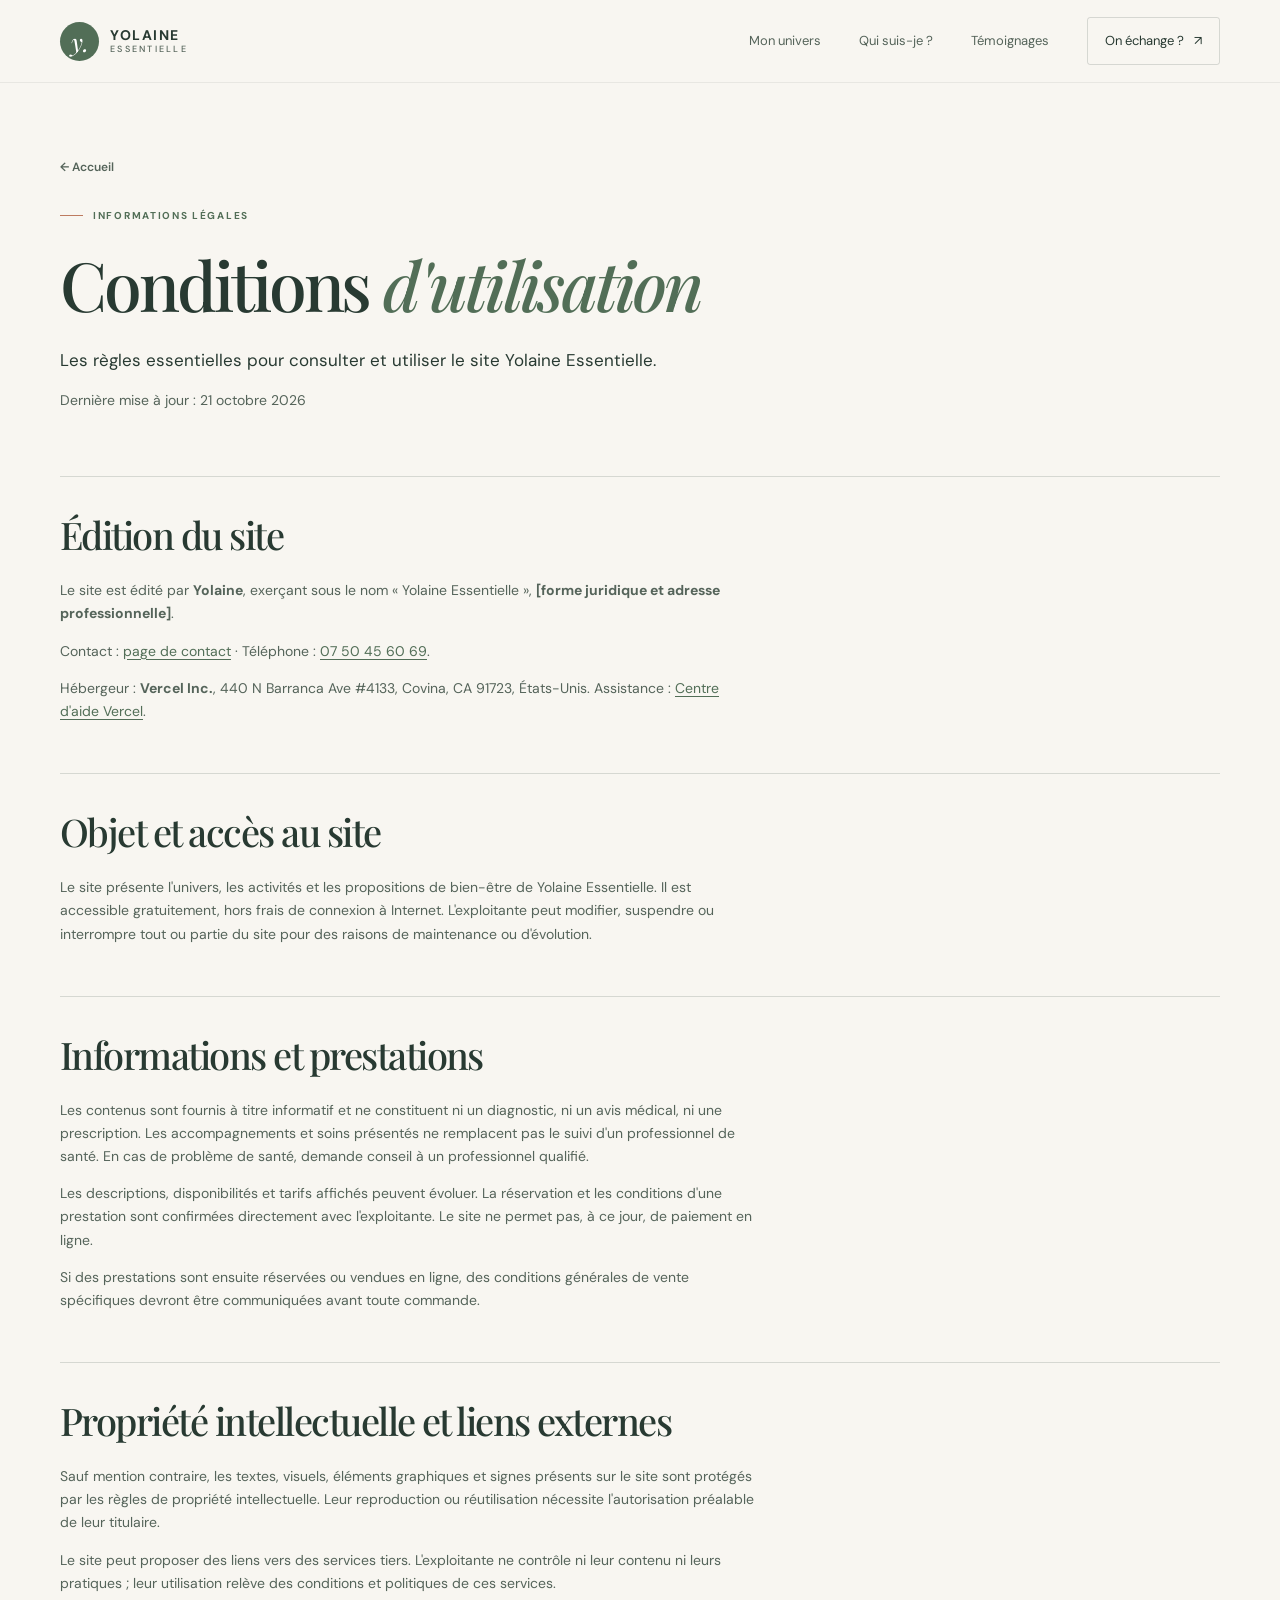
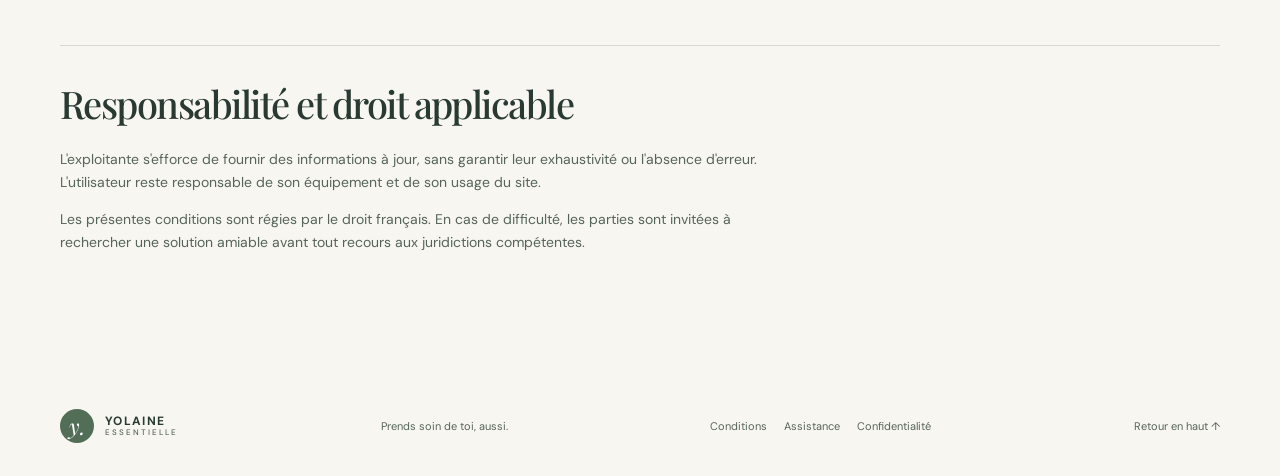
<file: conditions.html>
<!doctype html>
<html lang="fr">
  <head>
    <meta charset="utf-8">
    <meta name="viewport" content="width=device-width, initial-scale=1">
    <meta name="theme-color" content="#f8f6f1">
    <meta name="description" content="Conditions générales d'utilisation du site Yolaine Essentielle.">
    <title>Conditions d'utilisation — Yolaine Essentielle</title>
    <link rel="preconnect" href="https://fonts.googleapis.com">
    <link rel="preconnect" href="https://fonts.gstatic.com" crossorigin>
    <link href="https://fonts.googleapis.com/css2?family=DM+Sans:wght@400;500;600;700&family=Playfair+Display:ital,wght@0,500;0,600;0,700;1,500;1,600&display=swap" rel="stylesheet">
    <link rel="stylesheet" href="assets/styles.css">
    <script src="assets/script.js" defer></script>
  </head>
  <body>
    <a class="skip-link" href="#contenu">Aller au contenu</a>
    <header class="site-header">
      <div class="header-inner">
        <a class="brand" href="index.html#accueil" aria-label="Yolaine Essentielle, accueil">
          <span class="brand-mark" aria-hidden="true">y.</span>
          <span class="brand-name">yolaine <span>essentielle</span></span>
        </a>
        <button class="menu-toggle" type="button" aria-expanded="false" aria-controls="navigation-principale" aria-label="Ouvrir le menu">
          <span></span>
          <span></span>
        </button>
        <nav class="main-nav" id="navigation-principale" aria-label="Navigation principale">
          <a href="univers.html">Mon univers</a>
          <a href="index.html#a-propos">Qui suis-je ?</a>
          <a href="temoignages.html">Témoignages</a>
          <a class="nav-cta" href="contact.html">On échange ? <span aria-hidden="true">↗</span></a>
        </nav>
      </div>
    </header>
    <main id="contenu" class="legal-content">
      <section class="page-hero section-wrap" aria-labelledby="page-title">
        <a class="crumbs" href="index.html#accueil">← Accueil</a>
        <p class="eyebrow"><span></span> Informations légales</p>
        <h1 id="page-title">Conditions <em>d'utilisation</em></h1>
        <p class="page-lead">Les règles essentielles pour consulter et utiliser le site Yolaine Essentielle.</p>
        <p class="page-text">Dernière mise à jour : 21 octobre 2026</p>
      </section>

      <section class="block section-wrap">
        <h2>Édition du site</h2>
        <p>Le site est édité par <strong>Yolaine</strong>, exerçant sous le nom « Yolaine Essentielle », <strong>[forme juridique et adresse professionnelle]</strong>.</p>
        <p>Contact : <a href="contact.html">page de contact</a> · Téléphone : <a href="tel:+33750456069">07 50 45 60 69</a>.</p>
        <p>Hébergeur : <strong>Vercel Inc.</strong>, 440 N Barranca Ave #4133, Covina, CA 91723, États-Unis. Assistance : <a href="https://vercel.com/help" target="_blank" rel="noreferrer">Centre d'aide Vercel</a>.</p>
      </section>

      <section class="block section-wrap">
        <h2>Objet et accès au site</h2>
        <p>Le site présente l'univers, les activités et les propositions de bien-être de Yolaine Essentielle. Il est accessible gratuitement, hors frais de connexion à Internet. L'exploitante peut modifier, suspendre ou interrompre tout ou partie du site pour des raisons de maintenance ou d'évolution.</p>
      </section>

      <section class="block section-wrap">
        <h2>Informations et prestations</h2>
        <p>Les contenus sont fournis à titre informatif et ne constituent ni un diagnostic, ni un avis médical, ni une prescription. Les accompagnements et soins présentés ne remplacent pas le suivi d'un professionnel de santé. En cas de problème de santé, demande conseil à un professionnel qualifié.</p>
        <p>Les descriptions, disponibilités et tarifs affichés peuvent évoluer. La réservation et les conditions d'une prestation sont confirmées directement avec l'exploitante. Le site ne permet pas, à ce jour, de paiement en ligne.</p>
        <p>Si des prestations sont ensuite réservées ou vendues en ligne, des conditions générales de vente spécifiques devront être communiquées avant toute commande.</p>
      </section>

      <section class="block section-wrap">
        <h2>Propriété intellectuelle et liens externes</h2>
        <p>Sauf mention contraire, les textes, visuels, éléments graphiques et signes présents sur le site sont protégés par les règles de propriété intellectuelle. Leur reproduction ou réutilisation nécessite l'autorisation préalable de leur titulaire.</p>
        <p>Le site peut proposer des liens vers des services tiers. L'exploitante ne contrôle ni leur contenu ni leurs pratiques ; leur utilisation relève des conditions et politiques de ces services.</p>
      </section>

      <section class="block section-wrap">
        <h2>Responsabilité et droit applicable</h2>
        <p>L'exploitante s'efforce de fournir des informations à jour, sans garantir leur exhaustivité ou l'absence d'erreur. L'utilisateur reste responsable de son équipement et de son usage du site.</p>
        <p>Les présentes conditions sont régies par le droit français. En cas de difficulté, les parties sont invitées à rechercher une solution amiable avant tout recours aux juridictions compétentes.</p>
      </section>
    </main>
    <footer class="site-footer">
      <a class="brand footer-brand" href="index.html#accueil" aria-label="Yolaine Essentielle, retour à l'accueil">
        <span class="brand-mark" aria-hidden="true">y.</span>
        <span class="brand-name">yolaine <span>essentielle</span></span>
      </a>
      <p>Prends soin de toi, aussi.</p>
      <nav class="footer-links" aria-label="Informations légales">
        <a href="conditions.html" aria-current="page">Conditions</a>
        <a href="assistance.html">Assistance</a>
        <a href="confidentialite.html">Confidentialité</a>
      </nav>
      <a class="back-top" href="#contenu">Retour en haut ↑</a>
    </footer>
  </body>
</html>
</file>
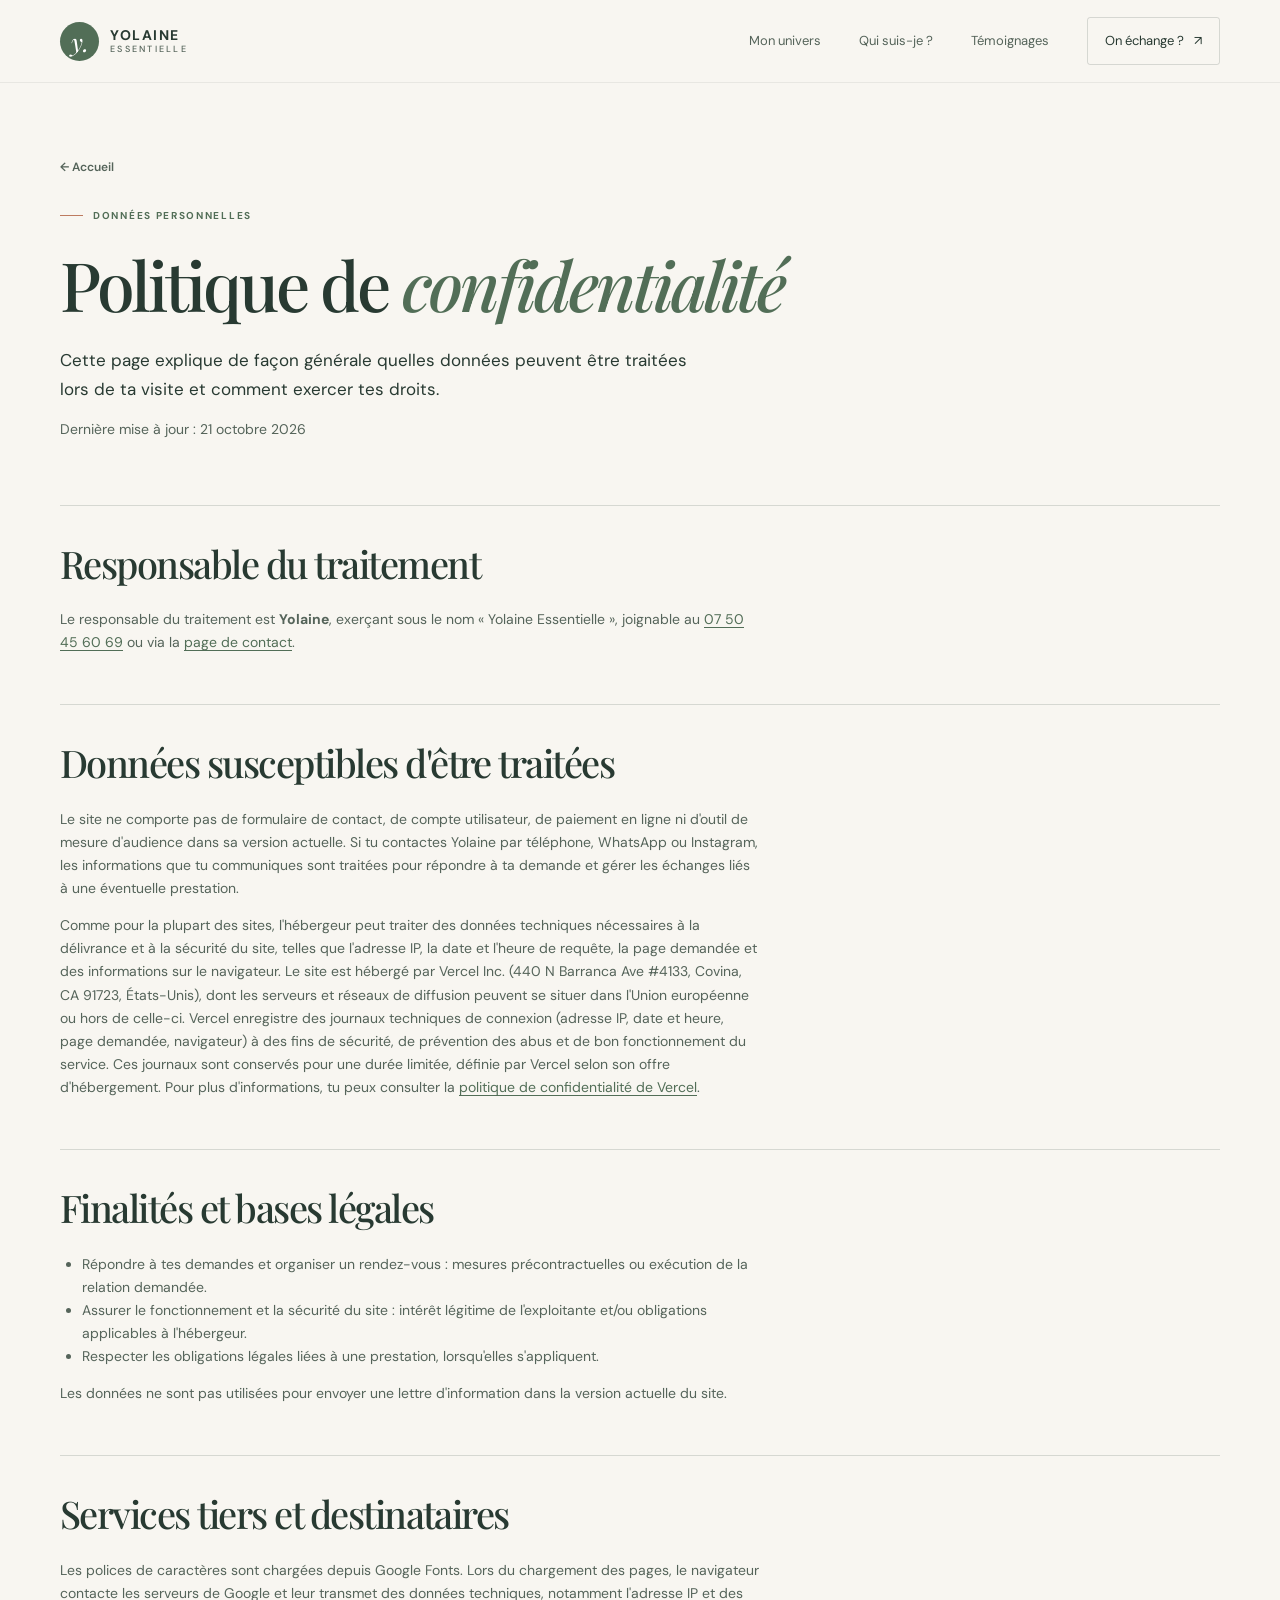
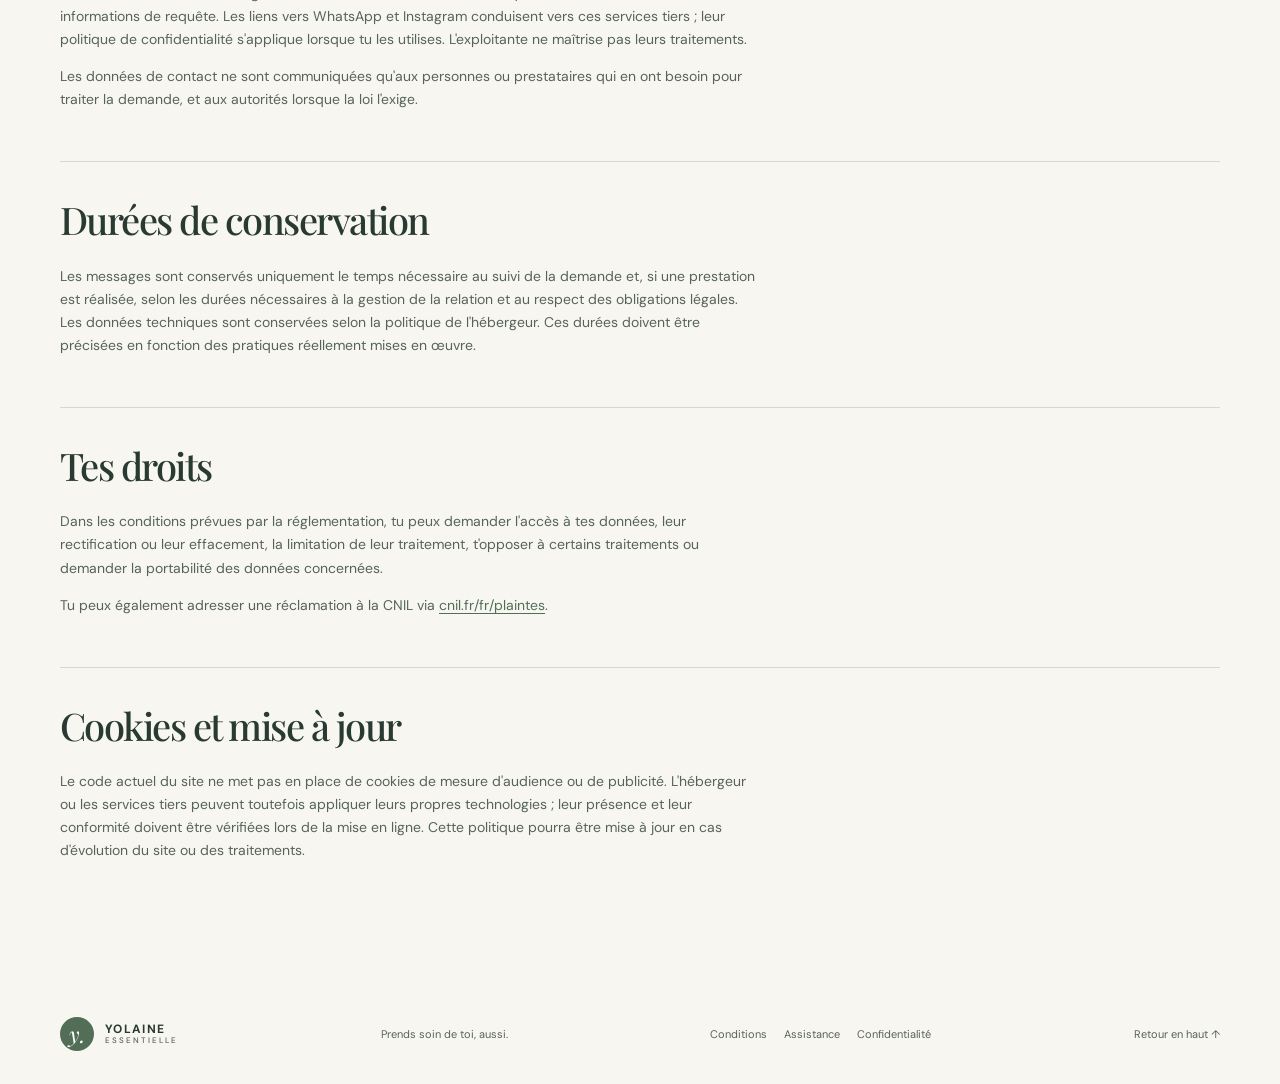
<file: confidentialite.html>
<!doctype html>
<html lang="fr">
  <head>
    <meta charset="utf-8">
    <meta name="viewport" content="width=device-width, initial-scale=1">
    <meta name="theme-color" content="#f8f6f1">
    <meta name="description" content="Politique de confidentialité et informations sur les données personnelles du site Yolaine Essentielle.">
    <title>Politique de confidentialité — Yolaine Essentielle</title>
    <link rel="preconnect" href="https://fonts.googleapis.com">
    <link rel="preconnect" href="https://fonts.gstatic.com" crossorigin>
    <link href="https://fonts.googleapis.com/css2?family=DM+Sans:wght@400;500;600;700&family=Playfair+Display:ital,wght@0,500;0,600;0,700;1,500;1,600&display=swap" rel="stylesheet">
    <link rel="stylesheet" href="assets/styles.css">
    <script src="assets/script.js" defer></script>
  </head>
  <body>
    <a class="skip-link" href="#contenu">Aller au contenu</a>
    <header class="site-header">
      <div class="header-inner">
        <a class="brand" href="index.html#accueil" aria-label="Yolaine Essentielle, accueil">
          <span class="brand-mark" aria-hidden="true">y.</span>
          <span class="brand-name">yolaine <span>essentielle</span></span>
        </a>
        <button class="menu-toggle" type="button" aria-expanded="false" aria-controls="navigation-principale" aria-label="Ouvrir le menu">
          <span></span>
          <span></span>
        </button>
        <nav class="main-nav" id="navigation-principale" aria-label="Navigation principale">
          <a href="univers.html">Mon univers</a>
          <a href="index.html#a-propos">Qui suis-je ?</a>
          <a href="temoignages.html">Témoignages</a>
          <a class="nav-cta" href="contact.html">On échange ? <span aria-hidden="true">↗</span></a>
        </nav>
      </div>
    </header>
    <main id="contenu" class="legal-content">
      <section class="page-hero section-wrap" aria-labelledby="page-title">
        <a class="crumbs" href="index.html#accueil">← Accueil</a>
        <p class="eyebrow"><span></span> Données personnelles</p>
        <h1 id="page-title">Politique de <em>confidentialité</em></h1>
        <p class="page-lead">Cette page explique de façon générale quelles données peuvent être traitées lors de ta visite et comment exercer tes droits.</p>
        <p class="page-text">Dernière mise à jour : 21 octobre 2026</p>
      </section>

      <section class="block section-wrap">
        <h2>Responsable du traitement</h2>
        <p>Le responsable du traitement est <strong>Yolaine</strong>, exerçant sous le nom « Yolaine Essentielle », joignable au <a href="tel:+33750456069">07 50 45 60 69</a> ou via la <a href="contact.html">page de contact</a>.</p>
      </section>

      <section class="block section-wrap">
        <h2>Données susceptibles d'être traitées</h2>
        <p>Le site ne comporte pas de formulaire de contact, de compte utilisateur, de paiement en ligne ni d'outil de mesure d'audience dans sa version actuelle. Si tu contactes Yolaine par téléphone, WhatsApp ou Instagram, les informations que tu communiques sont traitées pour répondre à ta demande et gérer les échanges liés à une éventuelle prestation.</p>
        <p>Comme pour la plupart des sites, l'hébergeur peut traiter des données techniques nécessaires à la délivrance et à la sécurité du site, telles que l'adresse IP, la date et l'heure de requête, la page demandée et des informations sur le navigateur. Le site est hébergé par Vercel Inc. (440 N Barranca Ave #4133, Covina, CA 91723, États-Unis), dont les serveurs et réseaux de diffusion peuvent se situer dans l'Union européenne ou hors de celle-ci. Vercel enregistre des journaux techniques de connexion (adresse IP, date et heure, page demandée, navigateur) à des fins de sécurité, de prévention des abus et de bon fonctionnement du service. Ces journaux sont conservés pour une durée limitée, définie par Vercel selon son offre d'hébergement. Pour plus d'informations, tu peux consulter la <a href="https://vercel.com/legal/privacy-policy" target="_blank" rel="noopener">politique de confidentialité de Vercel</a>.</p>
      </section>

      <section class="block section-wrap">
        <h2>Finalités et bases légales</h2>
        <ul>
          <li>Répondre à tes demandes et organiser un rendez-vous : mesures précontractuelles ou exécution de la relation demandée.</li>
          <li>Assurer le fonctionnement et la sécurité du site : intérêt légitime de l'exploitante et/ou obligations applicables à l'hébergeur.</li>
          <li>Respecter les obligations légales liées à une prestation, lorsqu'elles s'appliquent.</li>
        </ul>
        <p>Les données ne sont pas utilisées pour envoyer une lettre d'information dans la version actuelle du site.</p>
      </section>

      <section class="block section-wrap">
        <h2>Services tiers et destinataires</h2>
        <p>Les polices de caractères sont chargées depuis Google Fonts. Lors du chargement des pages, le navigateur contacte les serveurs de Google et leur transmet des données techniques, notamment l'adresse IP et des informations de requête. Les liens vers WhatsApp et Instagram conduisent vers ces services tiers ; leur politique de confidentialité s'applique lorsque tu les utilises. L'exploitante ne maîtrise pas leurs traitements.</p>
        <p>Les données de contact ne sont communiquées qu'aux personnes ou prestataires qui en ont besoin pour traiter la demande, et aux autorités lorsque la loi l'exige. </p>
      </section>

      <section class="block section-wrap">
        <h2>Durées de conservation</h2>
        <p>Les messages sont conservés uniquement le temps nécessaire au suivi de la demande et, si une prestation est réalisée, selon les durées nécessaires à la gestion de la relation et au respect des obligations légales. Les données techniques sont conservées selon la politique de l'hébergeur. Ces durées doivent être précisées en fonction des pratiques réellement mises en œuvre.</p>
      </section>

      <section class="block section-wrap">
        <h2>Tes droits</h2>
        <p>Dans les conditions prévues par la réglementation, tu peux demander l'accès à tes données, leur rectification ou leur effacement, la limitation de leur traitement, t'opposer à certains traitements ou demander la portabilité des données concernées.</p>
        <p>Tu peux également adresser une réclamation à la CNIL via <a href="https://www.cnil.fr/fr/plaintes" target="_blank" rel="noreferrer">cnil.fr/fr/plaintes</a>.</p>
      </section>

      <section class="block section-wrap">
        <h2>Cookies et mise à jour</h2>
        <p>Le code actuel du site ne met pas en place de cookies de mesure d'audience ou de publicité. L'hébergeur ou les services tiers peuvent toutefois appliquer leurs propres technologies ; leur présence et leur conformité doivent être vérifiées lors de la mise en ligne. Cette politique pourra être mise à jour en cas d'évolution du site ou des traitements.</p>
      </section>
    </main>
    <footer class="site-footer">
      <a class="brand footer-brand" href="index.html#accueil" aria-label="Yolaine Essentielle, retour à l'accueil">
        <span class="brand-mark" aria-hidden="true">y.</span>
        <span class="brand-name">yolaine <span>essentielle</span></span>
      </a>
      <p>Prends soin de toi, aussi.</p>
      <nav class="footer-links" aria-label="Informations légales">
        <a href="conditions.html">Conditions</a>
        <a href="assistance.html">Assistance</a>
        <a href="confidentialite.html" aria-current="page">Confidentialité</a>
      </nav>
      <a class="back-top" href="#contenu">Retour en haut ↑</a>
    </footer>
  </body>
</html>
</file>
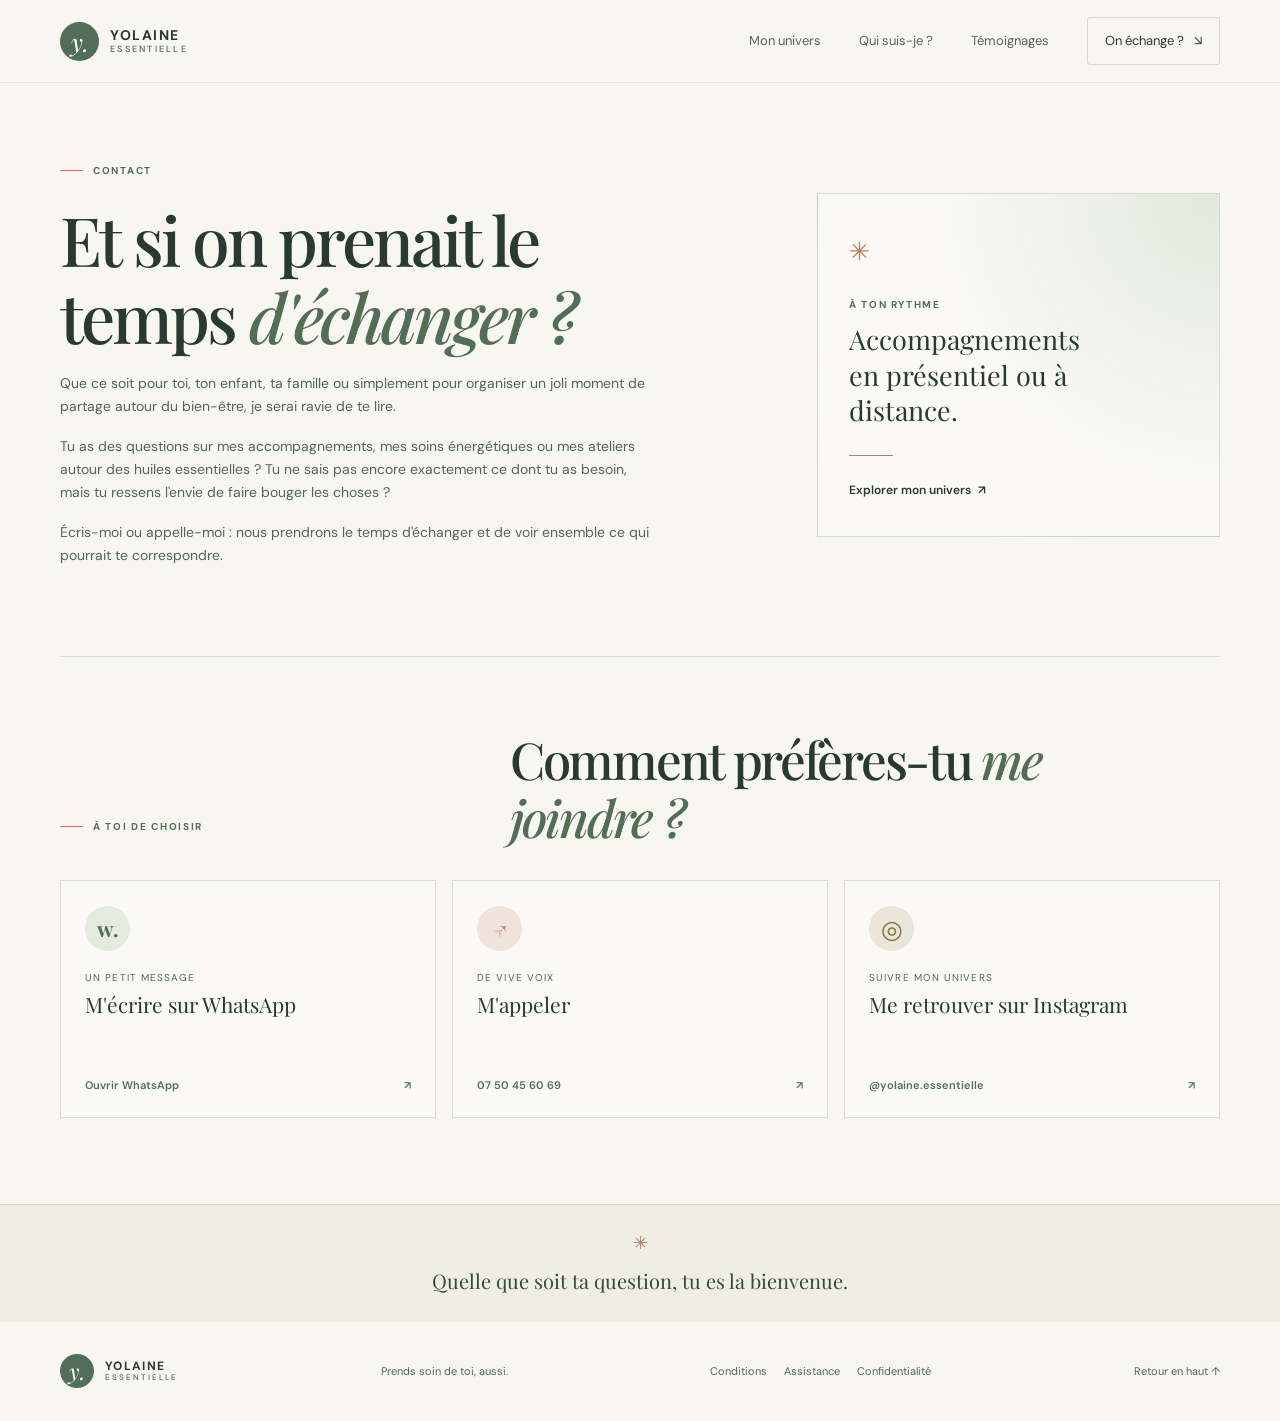
<file: contact.html>
<!doctype html>
<html lang="fr">
  <head>
    <meta charset="utf-8">
    <meta name="viewport" content="width=device-width, initial-scale=1">
    <meta name="theme-color" content="#f8f6f1">
    <meta
      name="description"
      content="Contacte Yolaine pour parler d'un accompagnement, d'un soin énergétique ou d'un atelier autour des huiles essentielles."
    >
    <title>Contact — Yolaine Essentielle</title>
    <link rel="preconnect" href="https://fonts.googleapis.com">
    <link rel="preconnect" href="https://fonts.gstatic.com" crossorigin>
    <link
      href="https://fonts.googleapis.com/css2?family=DM+Sans:wght@400;500;600;700&family=Playfair+Display:ital,wght@0,500;0,600;0,700;1,500;1,600&display=swap"
      rel="stylesheet"
    >
    <link rel="stylesheet" href="assets/styles.css">
    <script src="assets/script.js" defer></script>
  </head>
  <body class="contact-page">
    <a class="skip-link" href="#contenu">Aller au contenu</a>

    <header class="site-header">
      <div class="header-inner">
        <a class="brand" href="index.html#accueil" aria-label="Yolaine Essentielle, accueil">
          <span class="brand-mark" aria-hidden="true">y.</span>
          <span class="brand-name">yolaine <span>essentielle</span></span>
        </a>

        <button
          class="menu-toggle"
          type="button"
          aria-expanded="false"
          aria-controls="navigation-principale"
          aria-label="Ouvrir le menu"
        >
          <span></span>
          <span></span>
        </button>

        <nav class="main-nav" id="navigation-principale" aria-label="Navigation principale">
          <a href="univers.html">Mon univers</a>
          <a href="index.html#a-propos">Qui suis-je ?</a>
          <a href="temoignages.html">Témoignages</a>
          <a class="nav-cta" href="contact.html" aria-current="page">On échange ? <span aria-hidden="true">↘</span></a>
        </nav>
      </div>
    </header>

    <main id="contenu">
      <section class="contact-hero section-wrap" aria-labelledby="contact-page-title">
        <div class="contact-hero-copy">
          <p class="eyebrow"><span></span> Contact</p>
          <h1 id="contact-page-title">Et si on prenait le temps <em>d'échanger&nbsp;?</em></h1>
          <p class="contact-page-lead">
            Que ce soit pour toi, ton enfant, ta famille ou simplement pour organiser
            un joli moment de partage autour du bien-être, je serai ravie de te lire.
          </p>
          <p>
            Tu as des questions sur mes accompagnements, mes soins énergétiques ou
            mes ateliers autour des huiles essentielles&nbsp;? Tu ne sais pas encore
            exactement ce dont tu as besoin, mais tu ressens l'envie de faire bouger
            les choses&nbsp;?
          </p>
          <p>
            Écris-moi ou appelle-moi : nous prendrons le temps d'échanger et de voir
            ensemble ce qui pourrait te correspondre.
          </p>
        </div>

        <aside class="contact-note" aria-label="Modalités des accompagnements">
          <span class="contact-note-icon" aria-hidden="true">✳</span>
          <p class="contact-note-label">À ton rythme</p>
          <p class="contact-note-text">Accompagnements en présentiel ou à distance.</p>
          <span class="contact-note-rule" aria-hidden="true"></span>
          <a class="text-link" href="univers.html">Explorer mon univers <span aria-hidden="true">↗</span></a>
        </aside>
      </section>

      <section class="contact-options section-wrap" id="contact-page-contacts" aria-labelledby="contact-options-title">
        <div class="contact-options-heading">
          <p class="eyebrow"><span></span> À toi de choisir</p>
          <h2 id="contact-options-title">Comment préfères-tu <em>me joindre&nbsp;?</em></h2>
        </div>

        <div class="contact-options-grid">
          <a
            class="contact-option"
            href="https://wa.me/33750456069"
            target="_blank"
            rel="noreferrer"
          >
            <span class="contact-option-icon whatsapp-icon" aria-hidden="true">w.</span>
            <span class="contact-option-label">Un petit message</span>
            <span class="contact-option-title">M'écrire sur WhatsApp</span>
            <span class="contact-option-action">Ouvrir WhatsApp <span aria-hidden="true">↗</span></span>
          </a>

          <a class="contact-option" href="tel:0750456069">
            <span class="contact-option-icon phone-icon" aria-hidden="true">↗</span>
            <span class="contact-option-label">De vive voix</span>
            <span class="contact-option-title">M'appeler</span>
            <span class="contact-option-action">07 50 45 60 69 <span aria-hidden="true">↗</span></span>
          </a>

          <a
            class="contact-option"
            href="https://www.instagram.com/yolaine.essentielle/"
            target="_blank"
            rel="noreferrer"
          >
            <span class="contact-option-icon instagram-icon" aria-hidden="true">◎</span>
            <span class="contact-option-label">Suivre mon univers</span>
            <span class="contact-option-title">Me retrouver sur Instagram</span>
            <span class="contact-option-action">@yolaine.essentielle <span aria-hidden="true">↗</span></span>
          </a>
        </div>
      </section>

      <section class="contact-closing" aria-label="Mot de bienvenue">
        <span aria-hidden="true">✳</span>
        <p>Quelle que soit ta question, tu es la bienvenue.</p>
      </section>
    </main>

    <footer class="site-footer">
      <a class="brand footer-brand" href="index.html#accueil" aria-label="Yolaine Essentielle, retour à l'accueil">
        <span class="brand-mark" aria-hidden="true">y.</span>
        <span class="brand-name">yolaine <span>essentielle</span></span>
      </a>
      <p>Prends soin de toi, aussi.</p>
      <nav class="footer-links" aria-label="Informations légales">
        <a href="conditions.html">Conditions</a>
        <a href="assistance.html">Assistance</a>
        <a href="confidentialite.html">Confidentialité</a>
      </nav>
      <a class="back-top" href="#contenu">Retour en haut ↑</a>
    </footer>
  </body>
</html>
</file>
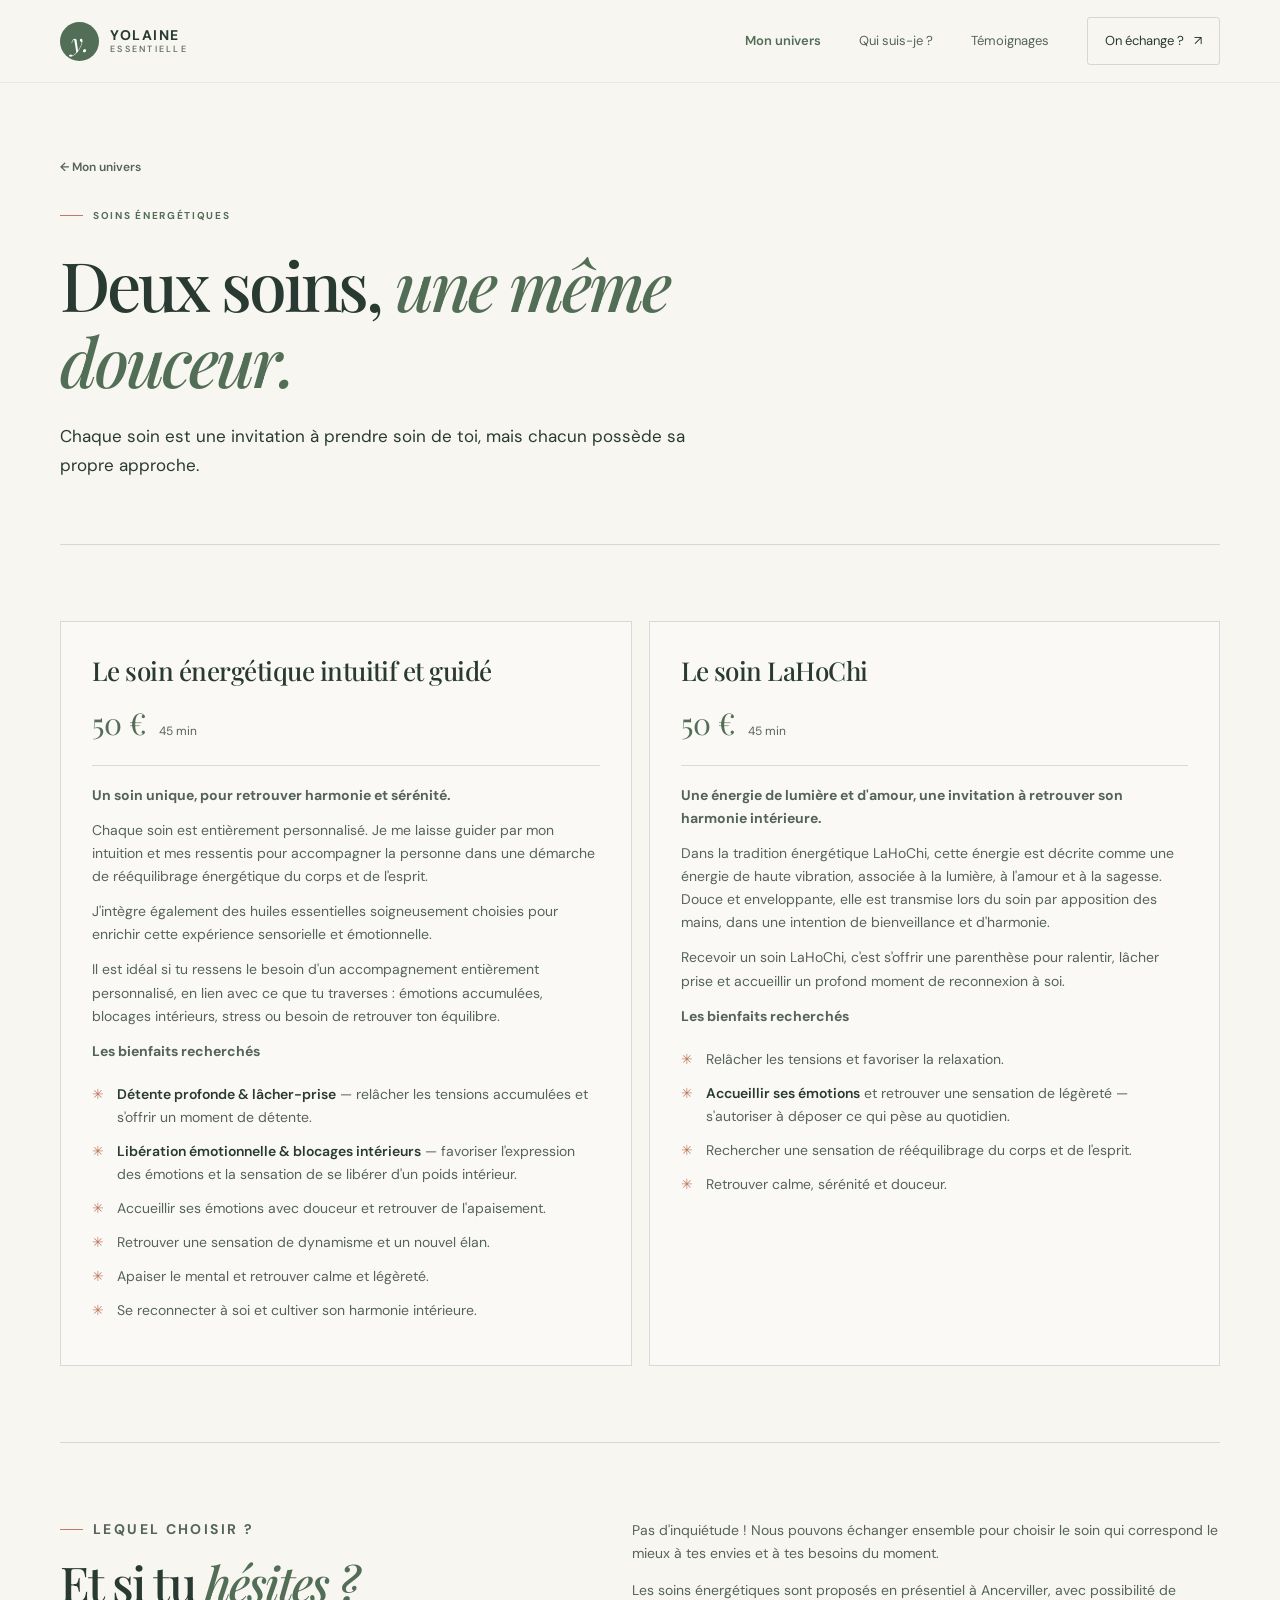
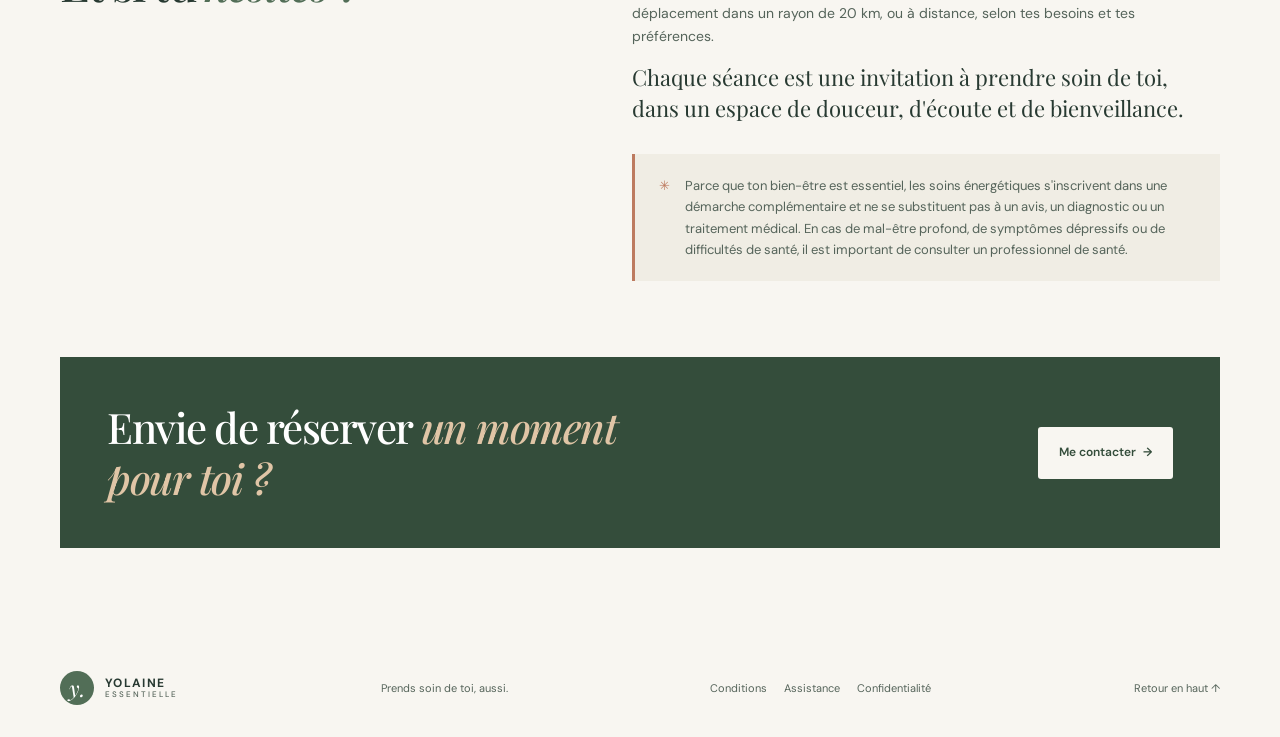
<file: soins-energetiques.html>
<!doctype html>
<html lang="fr">
  <head>
    <meta charset="utf-8">
    <meta name="viewport" content="width=device-width, initial-scale=1">
    <meta name="theme-color" content="#f8f6f1">
    <meta name="description" content="Le soin énergétique intuitif et guidé et le soin LaHoChi : deux façons de retrouver harmonie, détente et sérénité, en présentiel ou à distance.">
    <title>Soins énergétiques — Yolaine Essentielle</title>
    <link rel="preconnect" href="https://fonts.googleapis.com">
    <link rel="preconnect" href="https://fonts.gstatic.com" crossorigin>
    <link href="https://fonts.googleapis.com/css2?family=DM+Sans:wght@400;500;600;700&family=Playfair+Display:ital,wght@0,500;0,600;0,700;1,500;1,600&display=swap" rel="stylesheet">
    <link rel="stylesheet" href="assets/styles.css">
    <script src="assets/script.js" defer></script>
  </head>
  <body>
    <a class="skip-link" href="#contenu">Aller au contenu</a>

    <header class="site-header">
      <div class="header-inner">
        <a class="brand" href="index.html#accueil" aria-label="Yolaine Essentielle, accueil">
          <span class="brand-mark" aria-hidden="true">y.</span>
          <span class="brand-name">yolaine <span>essentielle</span></span>
        </a>
        <button class="menu-toggle" type="button" aria-expanded="false" aria-controls="navigation-principale" aria-label="Ouvrir le menu">
          <span></span>
          <span></span>
        </button>
        <nav class="main-nav" id="navigation-principale" aria-label="Navigation principale">
          <a href="univers.html" aria-current="page">Mon univers</a>
          <a href="index.html#a-propos">Qui suis-je ?</a>
          <a href="temoignages.html">Témoignages</a>
          <a class="nav-cta" href="contact.html">On échange ? <span aria-hidden="true">↗</span></a>
        </nav>
      </div>
    </header>

    <main id="contenu">
      <section class="page-hero section-wrap" aria-labelledby="page-title">
        <a class="crumbs" href="univers.html">← Mon univers</a>
        <p class="eyebrow"><span></span> Soins énergétiques</p>
        <h1 id="page-title">Deux soins, <em>une même douceur.</em></h1>
        <p class="page-lead">Chaque soin est une invitation à prendre soin de toi, mais chacun possède sa propre approche.</p>
      </section>

      <section class="block section-wrap" aria-labelledby="soins">
        <div class="offer-grid" style="margin-top: 0">
          <article class="offer-card">
            <h3>Le soin énergétique intuitif et guidé</h3>
            <p class="price">50&nbsp;€ <span>45 min</span></p>
            <p><strong>Un soin unique, pour retrouver harmonie et sérénité.</strong></p>
            <p>Chaque soin est entièrement personnalisé. Je me laisse guider par mon intuition et mes ressentis pour accompagner la personne dans une démarche de rééquilibrage énergétique du corps et de l'esprit.</p>
            <p>J'intègre également des huiles essentielles soigneusement choisies pour enrichir cette expérience sensorielle et émotionnelle.</p>
            <p>Il est idéal si tu ressens le besoin d'un accompagnement entièrement personnalisé, en lien avec ce que tu traverses : émotions accumulées, blocages intérieurs, stress ou besoin de retrouver ton équilibre.</p>
            <p><strong>Les bienfaits recherchés</strong></p>
            <ul class="plain-list">
              <li><strong>Détente profonde &amp; lâcher-prise</strong> — relâcher les tensions accumulées et s'offrir un moment de détente.</li>
              <li><strong>Libération émotionnelle &amp; blocages intérieurs</strong> — favoriser l'expression des émotions et la sensation de se libérer d'un poids intérieur.</li>
              <li>Accueillir ses émotions avec douceur et retrouver de l'apaisement.</li>
              <li>Retrouver une sensation de dynamisme et un nouvel élan.</li>
              <li>Apaiser le mental et retrouver calme et légèreté.</li>
              <li>Se reconnecter à soi et cultiver son harmonie intérieure.</li>
            </ul>
          </article>

          <article class="offer-card">
            <h3>Le soin LaHoChi</h3>
            <p class="price">50&nbsp;€ <span>45 min</span></p>
            <p><strong>Une énergie de lumière et d'amour, une invitation à retrouver son harmonie intérieure.</strong></p>
            <p>Dans la tradition énergétique LaHoChi, cette énergie est décrite comme une énergie de haute vibration, associée à la lumière, à l'amour et à la sagesse. Douce et enveloppante, elle est transmise lors du soin par apposition des mains, dans une intention de bienveillance et d'harmonie.</p>
            <p>Recevoir un soin LaHoChi, c'est s'offrir une parenthèse pour ralentir, lâcher prise et accueillir un profond moment de reconnexion à soi.</p>
            <p><strong>Les bienfaits recherchés</strong></p>
            <ul class="plain-list">
              <li>Relâcher les tensions et favoriser la relaxation.</li>
              <li><strong>Accueillir ses émotions</strong> et retrouver une sensation de légèreté — s'autoriser à déposer ce qui pèse au quotidien.</li>
              <li>Rechercher une sensation de rééquilibrage du corps et de l'esprit.</li>
              <li>Retrouver calme, sérénité et douceur.</li>
            </ul>
          </article>
        </div>
      </section>

      <section class="block section-wrap" aria-labelledby="choisir">
        <div class="split">
          <div>
            <p class="eyebrow"><span></span> Lequel choisir ?</p>
            <h2 id="choisir">Et si tu <em>hésites&nbsp;?</em></h2>
          </div>
          <div>
            <p>Pas d'inquiétude ! Nous pouvons échanger ensemble pour choisir le soin qui correspond le mieux à tes envies et à tes besoins du moment.</p>
            <p>Les soins énergétiques sont proposés en présentiel à Ancerviller, avec possibilité de déplacement dans un rayon de 20&nbsp;km, ou à distance, selon tes besoins et tes préférences.</p>
            <p class="strong">Chaque séance est une invitation à prendre soin de toi, dans un espace de douceur, d'écoute et de bienveillance.</p>
            <div class="notice">
              <span aria-hidden="true">✳</span>
              <p>Parce que ton bien-être est essentiel, les soins énergétiques s'inscrivent dans une démarche complémentaire et ne se substituent pas à un avis, un diagnostic ou un traitement médical. En cas de mal-être profond, de symptômes dépressifs ou de difficultés de santé, il est important de consulter un professionnel de santé.</p>
            </div>
          </div>
        </div>
      </section>

      <section class="section-wrap">
        <div class="cta-band">
          <h2>Envie de réserver <em>un moment pour toi&nbsp;?</em></h2>
          <a class="button button-light" href="contact.html">Me contacter <span aria-hidden="true">→</span></a>
        </div>
      </section>
    </main>

    <footer class="site-footer">
      <a class="brand footer-brand" href="index.html#accueil" aria-label="Yolaine Essentielle, retour à l'accueil">
        <span class="brand-mark" aria-hidden="true">y.</span>
        <span class="brand-name">yolaine <span>essentielle</span></span>
      </a>
      <p>Prends soin de toi, aussi.</p>
      <nav class="footer-links" aria-label="Informations légales">
        <a href="conditions.html">Conditions</a>
        <a href="assistance.html">Assistance</a>
        <a href="confidentialite.html">Confidentialité</a>
      </nav>
      <a class="back-top" href="#contenu">Retour en haut ↑</a>
    </footer>
  </body>
</html>
</file>
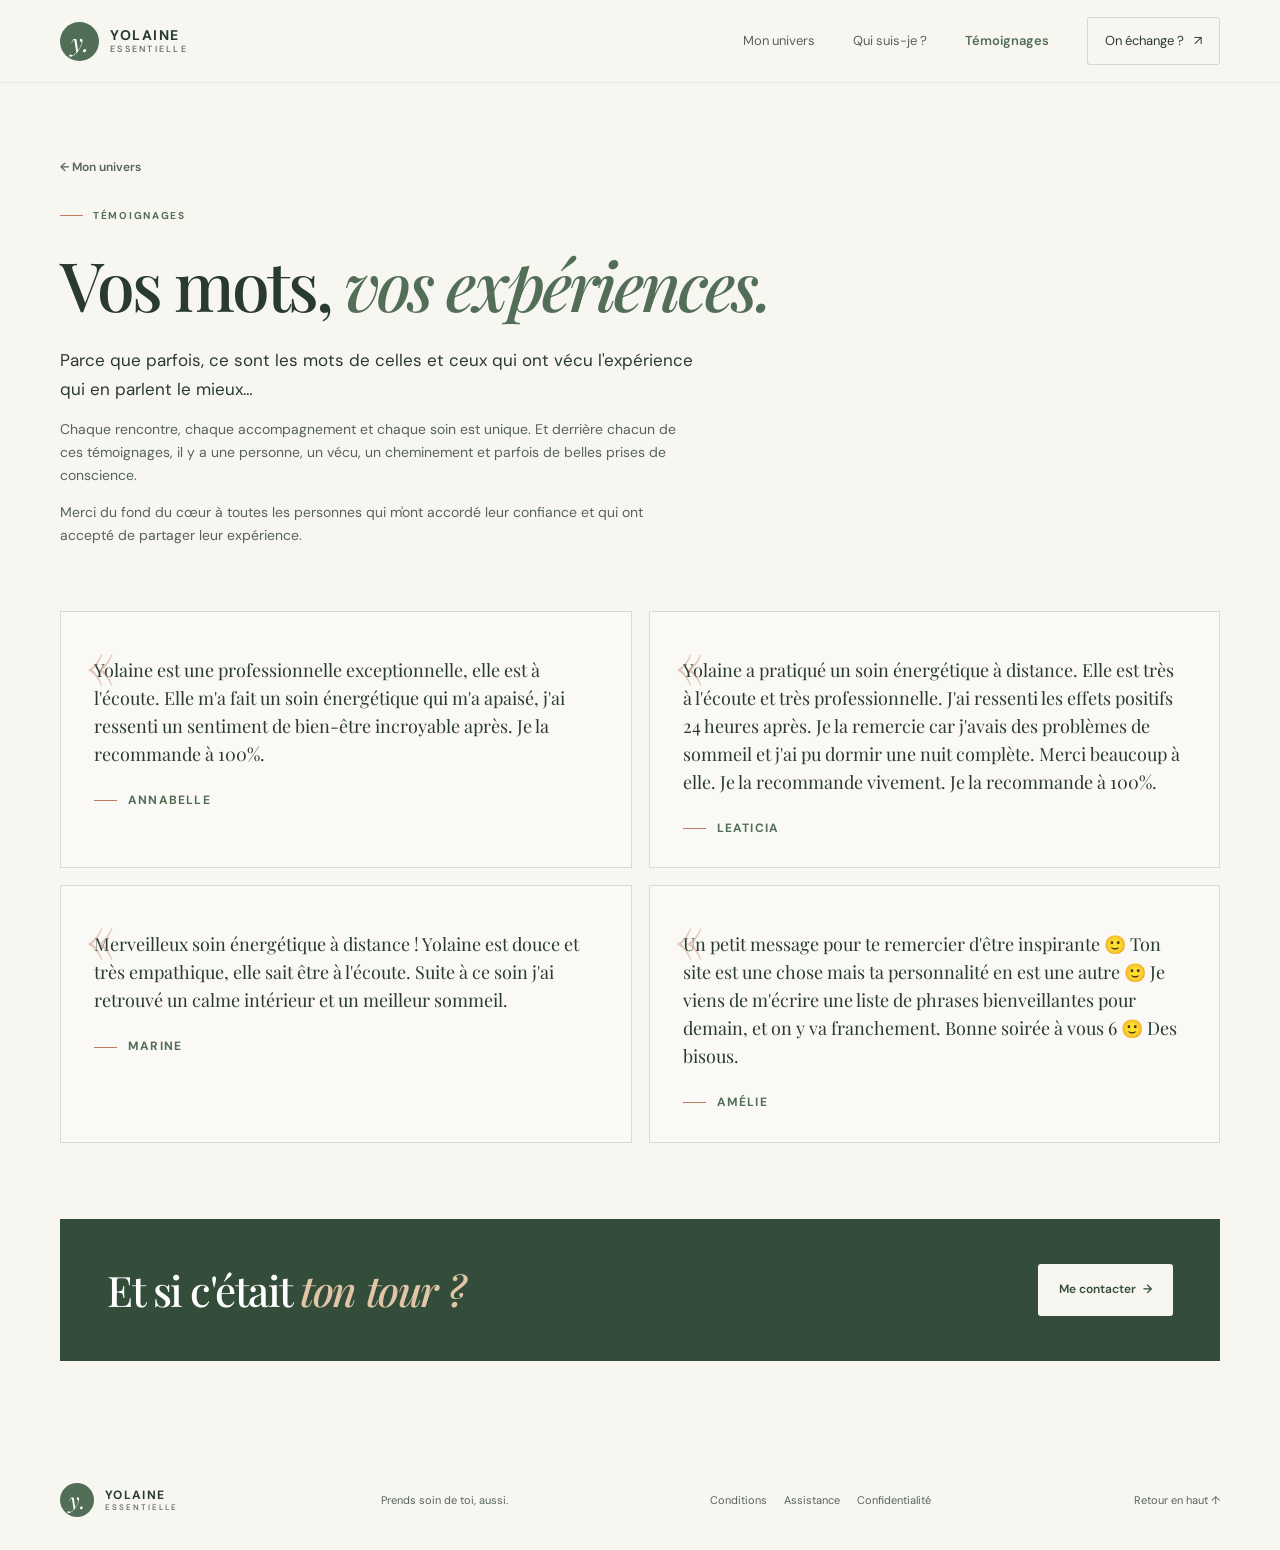
<file: temoignages.html>
<!doctype html>
<html lang="fr">
  <head>
    <meta charset="utf-8">
    <meta name="viewport" content="width=device-width, initial-scale=1">
    <meta name="theme-color" content="#f8f6f1">
    <meta name="description" content="Vos mots, vos expériences : les témoignages de celles et ceux qui ont vécu un accompagnement ou un soin avec Yolaine.">
    <title>Témoignages — Yolaine Essentielle</title>
    <link rel="preconnect" href="https://fonts.googleapis.com">
    <link rel="preconnect" href="https://fonts.gstatic.com" crossorigin>
    <link href="https://fonts.googleapis.com/css2?family=DM+Sans:wght@400;500;600;700&family=Playfair+Display:ital,wght@0,500;0,600;0,700;1,500;1,600&display=swap" rel="stylesheet">
    <link rel="stylesheet" href="assets/styles.css">
    <script src="assets/script.js" defer></script>
  </head>
  <body>
    <a class="skip-link" href="#contenu">Aller au contenu</a>

    <header class="site-header">
      <div class="header-inner">
        <a class="brand" href="index.html#accueil" aria-label="Yolaine Essentielle, accueil">
          <span class="brand-mark" aria-hidden="true">y.</span>
          <span class="brand-name">yolaine <span>essentielle</span></span>
        </a>
        <button class="menu-toggle" type="button" aria-expanded="false" aria-controls="navigation-principale" aria-label="Ouvrir le menu">
          <span></span>
          <span></span>
        </button>
        <nav class="main-nav" id="navigation-principale" aria-label="Navigation principale">
          <a href="univers.html">Mon univers</a>
          <a href="index.html#a-propos">Qui suis-je ?</a>
          <a href="temoignages.html" aria-current="page">Témoignages</a>
          <a class="nav-cta" href="contact.html">On échange ? <span aria-hidden="true">↗</span></a>
        </nav>
      </div>
    </header>

    <main id="contenu">
      <section class="page-hero section-wrap" aria-labelledby="page-title">
        <a class="crumbs" href="univers.html">← Mon univers</a>
        <p class="eyebrow"><span></span> Témoignages</p>
        <h1 id="page-title">Vos mots, <em>vos expériences.</em></h1>
        <p class="page-lead">Parce que parfois, ce sont les mots de celles et ceux qui ont vécu l'expérience qui en parlent le mieux…</p>
        <p class="page-text">
          Chaque rencontre, chaque accompagnement et chaque soin est unique. Et derrière
          chacun de ces témoignages, il y a une personne, un vécu, un cheminement et
          parfois de belles prises de conscience.
        </p>
        <p class="page-text">
          Merci du fond du cœur à toutes les personnes qui m'ont accordé leur confiance
          et qui ont accepté de partager leur expérience.
        </p>
      </section>

      <section class="testimonial-grid section-wrap" aria-label="Témoignages">
        <figure class="testimonial">
          <blockquote>Yolaine est une professionnelle exceptionnelle, elle est à l'écoute. Elle m'a fait un soin énergétique qui m'a apaisé, j'ai ressenti un sentiment de bien-être incroyable après. Je la recommande à 100%.</blockquote>
          <figcaption>Annabelle</figcaption>
        </figure>

        <figure class="testimonial">
          <blockquote>
            Yolaine a pratiqué un soin énergétique à distance. Elle est très à l'écoute et très professionnelle. J'ai ressenti les effets positifs 24 heures après. Je la remercie car j'avais des problèmes de sommeil et j'ai pu dormir une nuit complète. Merci beaucoup à elle. Je la recommande vivement. Je la recommande à 100%.
          </blockquote>
          <figcaption>Leaticia</figcaption>
        </figure>

        <figure class="testimonial">
          <blockquote>
            Merveilleux soin énergétique à distance ! Yolaine est douce et très empathique, elle sait être à l'écoute. Suite à ce soin j'ai retrouvé un calme intérieur et un meilleur sommeil.
          </blockquote>
          <figcaption>Marine</figcaption>
        </figure>

        <figure class="testimonial">
          <blockquote>
            Un petit message pour te remercier d'être inspirante 🙂 Ton site est une chose mais ta personnalité en est une autre 🙂 Je viens de m'écrire une liste de phrases bienveillantes pour demain, et on y va franchement. Bonne soirée à vous 6 🙂 Des bisous.</blockquote>
          <figcaption>Amélie</figcaption>
        </figure>
      </section>

      <section class="section-wrap">
        <div class="cta-band">
          <h2>Et si c'était <em>ton tour&nbsp;?</em></h2>
          <a class="button button-light" href="contact.html">Me contacter <span aria-hidden="true">→</span></a>
        </div>
      </section>
    </main>

    <footer class="site-footer">
      <a class="brand footer-brand" href="index.html#accueil" aria-label="Yolaine Essentielle, retour à l'accueil">
        <span class="brand-mark" aria-hidden="true">y.</span>
        <span class="brand-name">yolaine <span>essentielle</span></span>
      </a>
      <p>Prends soin de toi, aussi.</p>
      <nav class="footer-links" aria-label="Informations légales">
        <a href="conditions.html">Conditions</a>
        <a href="assistance.html">Assistance</a>
        <a href="confidentialite.html">Confidentialité</a>
      </nav>
      <a class="back-top" href="#contenu">Retour en haut ↑</a>
    </footer>
  </body>
</html>
</file>
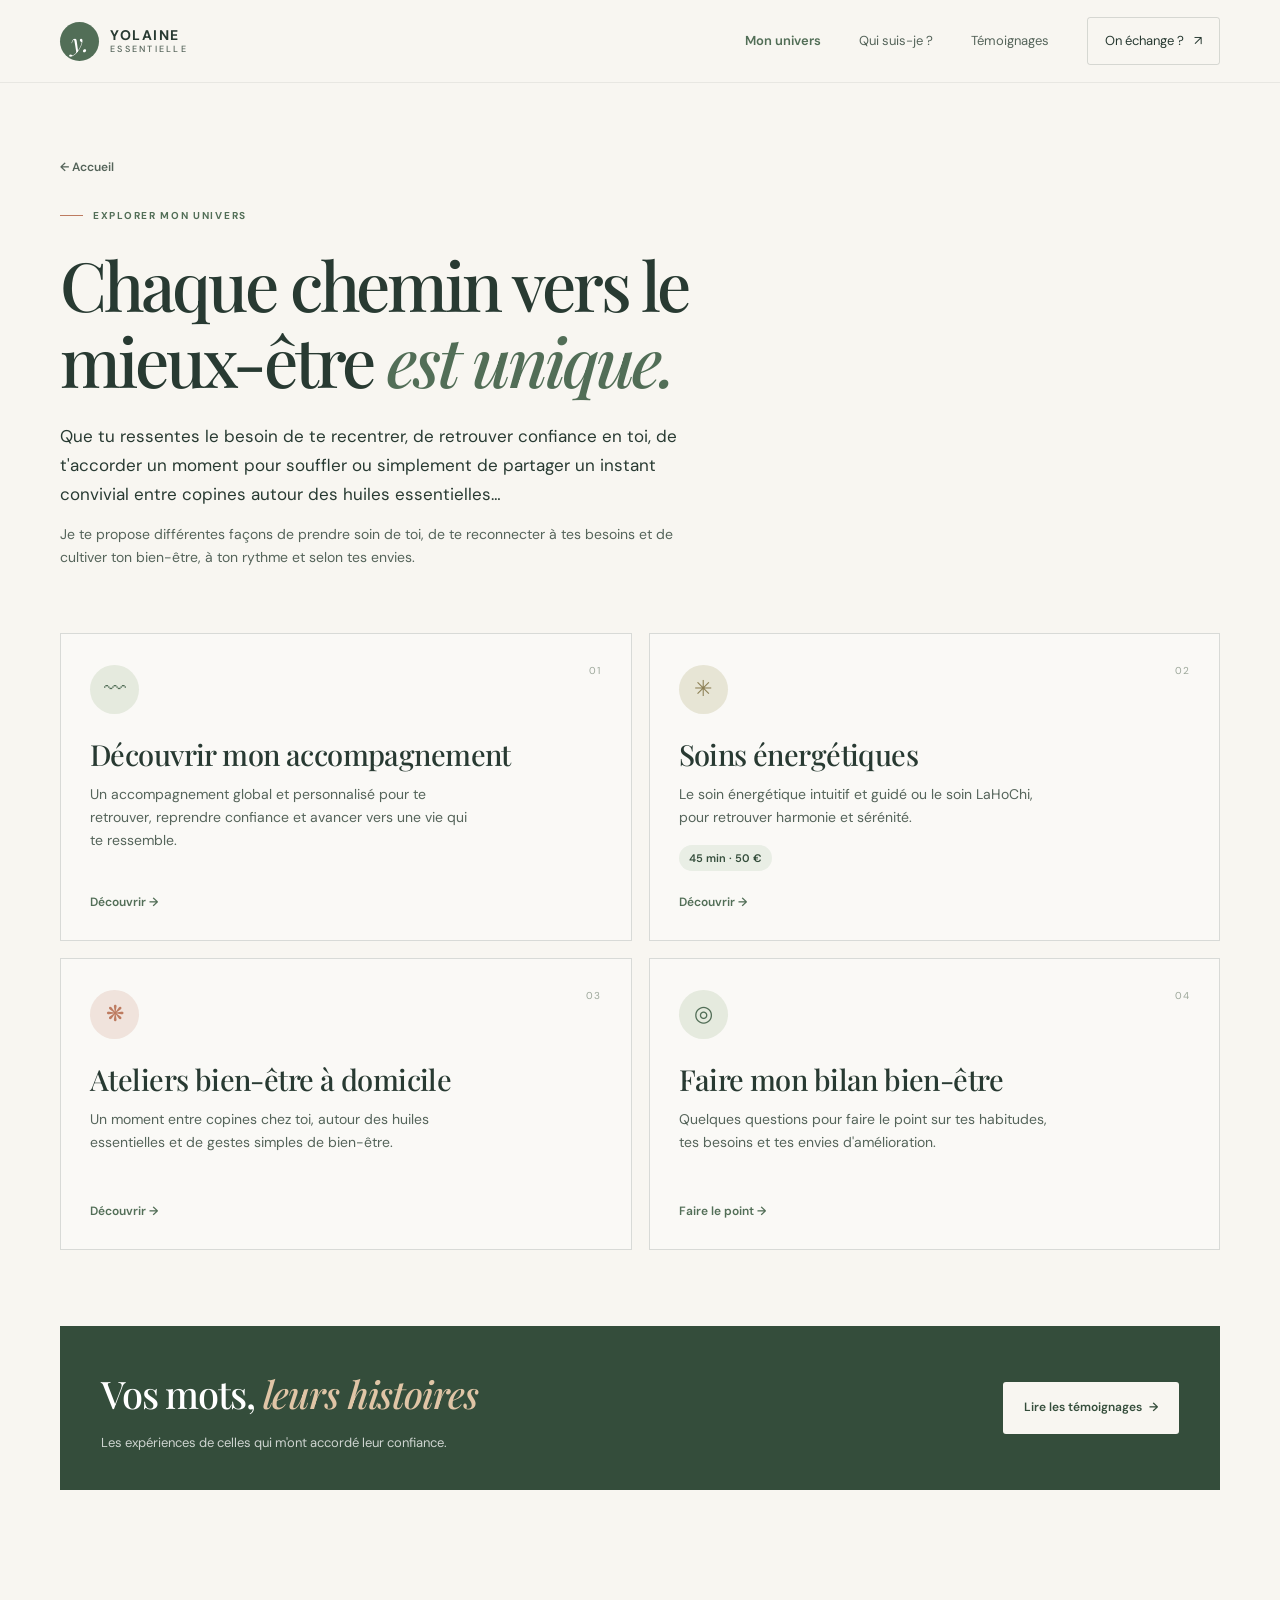
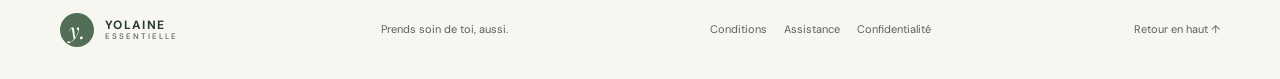
<file: univers.html>
<!doctype html>
<html lang="fr">
  <head>
    <meta charset="utf-8">
    <meta name="viewport" content="width=device-width, initial-scale=1">
    <meta name="theme-color" content="#f8f6f1">
    <meta name="description" content="Accompagnement, soins énergétiques, ateliers bien-être à domicile et bilan bien-être : découvre les différentes façons de prendre soin de toi avec Yolaine.">
    <title>Explorer mon univers — Yolaine Essentielle</title>
    <link rel="preconnect" href="https://fonts.googleapis.com">
    <link rel="preconnect" href="https://fonts.gstatic.com" crossorigin>
    <link href="https://fonts.googleapis.com/css2?family=DM+Sans:wght@400;500;600;700&family=Playfair+Display:ital,wght@0,500;0,600;0,700;1,500;1,600&display=swap" rel="stylesheet">
    <link rel="stylesheet" href="assets/styles.css">
    <script src="assets/script.js" defer></script>
  </head>
  <body>
    <a class="skip-link" href="#contenu">Aller au contenu</a>

    <header class="site-header">
      <div class="header-inner">
        <a class="brand" href="index.html#accueil" aria-label="Yolaine Essentielle, accueil">
          <span class="brand-mark" aria-hidden="true">y.</span>
          <span class="brand-name">yolaine <span>essentielle</span></span>
        </a>
        <button class="menu-toggle" type="button" aria-expanded="false" aria-controls="navigation-principale" aria-label="Ouvrir le menu">
          <span></span>
          <span></span>
        </button>
        <nav class="main-nav" id="navigation-principale" aria-label="Navigation principale">
          <a href="univers.html" aria-current="page">Mon univers</a>
          <a href="index.html#a-propos">Qui suis-je ?</a>
          <a href="temoignages.html">Témoignages</a>
          <a class="nav-cta" href="contact.html">On échange ? <span aria-hidden="true">↗</span></a>
        </nav>
      </div>
    </header>

    <main id="contenu">
      <section class="page-hero section-wrap" aria-labelledby="page-title">
        <a class="crumbs" href="index.html#accueil">← Accueil</a>
        <p class="eyebrow"><span></span> Explorer mon univers</p>
        <h1 id="page-title">Chaque chemin vers le mieux-être <em>est unique.</em></h1>
        <p class="page-lead">
          Que tu ressentes le besoin de te recentrer, de retrouver confiance en toi,
          de t'accorder un moment pour souffler ou simplement de partager un instant
          convivial entre copines autour des huiles essentielles…
        </p>
        <p class="page-text">
          Je te propose différentes façons de prendre soin de toi, de te reconnecter
          à tes besoins et de cultiver ton bien-être, à ton rythme et selon tes envies.
        </p>
      </section>

      <section class="universe-grid section-wrap" aria-label="Mes propositions">
        <a class="universe-card" href="accompagnement.html">
          <span class="card-number">01</span>
          <span class="card-icon icon-pnl" aria-hidden="true">〰</span>
          <h2>Découvrir mon accompagnement</h2>
          <p>Un accompagnement global et personnalisé pour te retrouver, reprendre confiance et avancer vers une vie qui te ressemble.</p>
          <span class="card-more">Découvrir <span aria-hidden="true">→</span></span>
          <span class="card-line" aria-hidden="true"></span>
        </a>

        <a class="universe-card" href="soins-energetiques.html">
          <span class="card-number">02</span>
          <span class="card-icon icon-energy" aria-hidden="true">✳</span>
          <h2>Soins énergétiques</h2>
          <p>Le soin énergétique intuitif et guidé ou le soin LaHoChi, pour retrouver harmonie et sérénité.</p>
          <span class="tag">45 min · 50 €</span>
          <span class="card-more">Découvrir <span aria-hidden="true">→</span></span>
          <span class="card-line" aria-hidden="true"></span>
        </a>

        <a class="universe-card" href="ateliers-domicile.html">
          <span class="card-number">03</span>
          <span class="card-icon icon-oil" aria-hidden="true">❋</span>
          <h2>Ateliers bien-être à domicile</h2>
          <p>Un moment entre copines chez toi, autour des huiles essentielles et de gestes simples de bien-être.</p>
          <span class="card-more">Découvrir <span aria-hidden="true">→</span></span>
          <span class="card-line" aria-hidden="true"></span>
        </a>

        <a class="universe-card" href="bilan-bien-etre.html">
          <span class="card-number">04</span>
          <span class="card-icon icon-pnl" aria-hidden="true">◎</span>
          <h2>Faire mon bilan bien-être</h2>
          <p>Quelques questions pour faire le point sur tes habitudes, tes besoins et tes envies d'amélioration.</p>
          <span class="card-more">Faire le point <span aria-hidden="true">→</span></span>
          <span class="card-line" aria-hidden="true"></span>
        </a>
      </section>

      <section class="section-wrap">
        <div class="stories-strip">
          <div>
            <h2>Vos mots, <em>leurs histoires</em></h2>
            <p>Les expériences de celles qui m'ont accordé leur confiance.</p>
          </div>
          <a class="button button-light" href="temoignages.html">Lire les témoignages <span aria-hidden="true">→</span></a>
        </div>
      </section>
    </main>

    <footer class="site-footer">
      <a class="brand footer-brand" href="index.html#accueil" aria-label="Yolaine Essentielle, retour à l'accueil">
        <span class="brand-mark" aria-hidden="true">y.</span>
        <span class="brand-name">yolaine <span>essentielle</span></span>
      </a>
      <p>Prends soin de toi, aussi.</p>
      <nav class="footer-links" aria-label="Informations légales">
        <a href="conditions.html">Conditions</a>
        <a href="assistance.html">Assistance</a>
        <a href="confidentialite.html">Confidentialité</a>
      </nav>
      <a class="back-top" href="#contenu">Retour en haut ↑</a>
    </footer>
  </body>
</html>
</file>
<file: assets/styles.css>
:root {
  color-scheme: light;
  --paper: #f8f6f1;
  --paper-deep: #f0ede4;
  --ink: #283a32;
  --ink-soft: #55645a;
  --green: #526e57;
  --green-deep: #344d3b;
  --sage: #dce4d5;
  --sage-light: #e9eee5;
  --clay: #bd7b60;
  --line: rgba(40, 58, 50, 0.16);
  --serif: "Playfair Display", Georgia, serif;
  --sans: "DM Sans", "Segoe UI", sans-serif;
  --page-width: 1160px;
}

* {
  box-sizing: border-box;
}

html {
  scroll-behavior: smooth;
  scroll-padding-top: 94px;
}

body {
  margin: 0;
  background: var(--paper);
  color: var(--ink);
  font-family: var(--sans);
  font-size: 16px;
  line-height: 1.65;
  overflow-x: clip;
  -webkit-font-smoothing: antialiased;
}

a {
  color: inherit;
  text-decoration: none;
}

button,
a {
  -webkit-tap-highlight-color: transparent;
}

a:focus-visible,
button:focus-visible {
  outline: 3px solid var(--clay);
  outline-offset: 4px;
}

.skip-link {
  position: absolute;
  z-index: 20;
  top: 12px;
  left: 12px;
  padding: 10px 14px;
  transform: translateY(-160%);
  background: var(--ink);
  color: white;
}

.skip-link:focus {
  transform: translateY(0);
}

.site-header {
  position: sticky;
  z-index: 10;
  top: 0;
  border-bottom: 1px solid rgba(40, 58, 50, 0.08);
  background: rgba(248, 246, 241, 0.94);
  backdrop-filter: blur(14px);
}

.header-inner,
.section-wrap,
.site-footer {
  width: min(var(--page-width), calc(100% - 64px));
  margin-inline: auto;
}

.header-inner {
  display: flex;
  min-height: 82px;
  align-items: center;
  justify-content: space-between;
}

.brand {
  display: inline-flex;
  align-items: center;
  gap: 11px;
}

.brand-mark {
  display: grid;
  width: 39px;
  height: 39px;
  place-items: center;
  border-radius: 50%;
  background: var(--green);
  color: white;
  font-family: var(--serif);
  font-size: 25px;
  font-style: italic;
  line-height: 1;
}

.brand-name {
  display: grid;
  gap: 0;
  font-size: 14px;
  font-weight: 700;
  letter-spacing: 0.11em;
  line-height: 1.2;
  text-transform: uppercase;
}

.brand-name span {
  color: var(--ink-soft);
  font-size: 9px;
  font-weight: 500;
  letter-spacing: 0.25em;
}

.main-nav {
  display: flex;
  align-items: center;
  gap: 38px;
  color: var(--ink-soft);
  font-size: 13px;
}

.main-nav > a:not(.nav-cta):hover,
.text-link:hover,
.back-top:hover {
  color: var(--green);
}

.nav-cta {
  padding: 12px 17px;
  border: 1px solid var(--line);
  border-radius: 3px;
  color: var(--ink);
  transition: background 180ms ease, color 180ms ease, border-color 180ms ease;
}

.nav-cta:hover {
  border-color: var(--green);
  background: var(--green);
  color: white;
}

.nav-cta span,
.text-link span,
.button span {
  margin-left: 7px;
}

.menu-toggle {
  display: none;
}

.hero {
  display: grid;
  min-height: 655px;
  grid-template-columns: 1fr 0.9fr;
  align-items: center;
  gap: 42px;
  padding-block: 72px 76px;
}

.hero-copy {
  position: relative;
  z-index: 1;
  padding-block: 16px;
}

.eyebrow {
  display: flex;
  align-items: center;
  gap: 10px;
  margin: 0 0 23px;
  color: var(--green);
  font-size: 10px;
  font-weight: 700;
  letter-spacing: 0.17em;
  line-height: 1.5;
  text-transform: uppercase;
}

.eyebrow > span {
  width: 23px;
  height: 1px;
  background: var(--clay);
}

.hero h1,
.section-heading h2,
.recognition h2,
.about h2,
.contact h2 {
  margin: 0;
  font-family: var(--serif);
  font-weight: 500;
  letter-spacing: -0.045em;
}

.hero h1 {
  max-width: 570px;
  font-size: clamp(48px, 5.5vw, 72px);
  line-height: 1.11;
}

.hero h1 em,
.section-heading h2 em,
.recognition h2 em,
.about h2 em,
.contact h2 em {
  color: var(--green);
  font-weight: 500;
}

.hero-intro {
  max-width: 480px;
  margin: 26px 0 9px;
  color: var(--ink);
  font-size: 17px;
  line-height: 1.7;
}

.hero-detail {
  max-width: 470px;
  margin: 0;
  color: var(--ink-soft);
  font-size: 14px;
}

.hero-actions {
  display: flex;
  align-items: center;
  gap: 27px;
  margin-top: 31px;
}

.button {
  display: inline-flex;
  min-height: 52px;
  align-items: center;
  justify-content: center;
  padding: 0 20px;
  border: 1px solid transparent;
  border-radius: 3px;
  font-size: 12px;
  font-weight: 600;
  transition: transform 180ms ease, background 180ms ease, color 180ms ease;
}

.button:hover {
  transform: translateY(-2px);
}

.button-primary {
  background: var(--green);
  color: white;
}

.button-primary:hover {
  background: var(--green-deep);
}

.text-link {
  display: inline-flex;
  align-items: center;
  color: var(--ink);
  font-size: 12px;
  font-weight: 600;
  transition: color 180ms ease;
}

.hero-note {
  display: flex;
  align-items: center;
  gap: 10px;
  margin-top: 38px;
  color: var(--ink-soft);
  font-size: 11px;
}

.note-sparkle {
  color: var(--clay);
  font-size: 18px;
}

.hero-art {
  position: relative;
  min-height: 486px;
  display: grid;
  place-items: center;
}

.art-frame {
  position: relative;
  width: min(100%, 440px);
  aspect-ratio: 0.92;
  overflow: hidden;
  border-radius: 220px 220px 4px 4px;
  background: var(--sage);
  box-shadow: 0 24px 70px rgba(44, 64, 48, 0.1);
}

.art-frame img {
  display: block;
  width: 100%;
  height: 100%;
  object-fit: cover;
}

.art-caption {
  position: absolute;
  right: -1px;
  bottom: 26px;
  display: flex;
  min-width: 190px;
  align-items: center;
  gap: 12px;
  padding: 13px 18px;
  border: 1px solid rgba(255, 255, 255, 0.55);
  background: rgba(248, 246, 241, 0.91);
  color: var(--ink);
  font-size: 13px;
  line-height: 1.3;
  backdrop-filter: blur(8px);
}

.art-caption em {
  color: var(--green);
  font-family: var(--serif);
  font-size: 16px;
}

.caption-icon {
  color: var(--clay);
  font-size: 24px;
}

.art-orbit {
  position: absolute;
  z-index: -1;
  border: 1px solid rgba(82, 110, 87, 0.25);
  border-radius: 50%;
}

.orbit-one {
  width: 500px;
  height: 500px;
  transform: translate(23px, 7px);
}

.orbit-two {
  width: 550px;
  height: 550px;
  transform: translate(23px, 7px);
  opacity: 0.5;
}

.art-label {
  position: absolute;
  top: 23%;
  right: -9px;
  color: var(--green);
  font-size: 9px;
  font-weight: 700;
  letter-spacing: 0.18em;
  writing-mode: vertical-rl;
}

.practice-strip {
  background: var(--green-deep);
  color: #f5f3ed;
}

.practice-inner {
  display: flex;
  min-height: 74px;
  align-items: center;
  justify-content: center;
  gap: clamp(18px, 4.4vw, 60px);
  padding: 18px 24px;
  font-family: var(--serif);
  font-size: 17px;
}

.practice-inner i {
  color: #d3ae8c;
  font-size: 12px;
  font-style: normal;
}

.recognition {
  max-width: 790px;
  padding-block: 123px 118px;
  text-align: center;
}

.eyebrow-centered {
  justify-content: center;
  margin-bottom: 21px;
}

.recognition h2 {
  font-size: clamp(36px, 4vw, 50px);
  line-height: 1.2;
}

.section-lead {
  max-width: 590px;
  margin: 23px auto 24px;
  color: var(--ink-soft);
  font-size: 15px;
}

.approach {
  padding-block: 89px 95px;
  border-top: 1px solid var(--line);
  border-bottom: 1px solid var(--line);
}

.section-heading {
  display: flex;
  align-items: end;
  justify-content: space-between;
  gap: 48px;
  margin-bottom: 41px;
}

.section-heading .eyebrow {
  margin-bottom: 17px;
}

.section-heading h2 {
  max-width: 650px;
  font-size: clamp(38px, 4.4vw, 56px);
  line-height: 1.13;
}

.section-heading > p {
  max-width: 330px;
  margin: 0 0 4px;
  color: var(--ink-soft);
  font-size: 13px;
}

.approach-grid {
  display: grid;
  grid-template-columns: repeat(3, 1fr);
  gap: 17px;
}

.approach-card {
  display: block;
  position: relative;
  min-height: 269px;
  padding: 29px 26px 32px;
  border: 1px solid var(--line);
  background: rgba(255, 255, 255, 0.25);
  transition: border-color 180ms ease, transform 180ms ease, background 180ms ease;
}

.approach-card:hover {
  transform: translateY(-4px);
  border-color: rgba(82, 110, 87, 0.5);
  background: rgba(255, 255, 255, 0.56);
}

.card-number {
  position: absolute;
  top: 25px;
  right: 25px;
  color: #9ca79a;
  font-size: 10px;
  letter-spacing: 0.12em;
}

.card-icon {
  display: grid;
  width: 49px;
  height: 49px;
  place-items: center;
  margin-bottom: 23px;
  border-radius: 50%;
  font-size: 22px;
}

.icon-energy {
  background: #e7e5d5;
  color: #8d8055;
}

.icon-pnl {
  background: #e5eade;
  color: var(--green);
}

.icon-oil {
  background: #f0e3dc;
  color: var(--clay);
}

.approach-card h3 {
  margin: 0 0 10px;
  font-family: var(--serif);
  font-size: 23px;
  font-weight: 500;
}

.approach-card p {
  max-width: 285px;
  margin: 0;
  color: var(--ink-soft);
  font-size: 13px;
}

.card-line {
  position: absolute;
  right: 26px;
  bottom: 0;
  left: 26px;
  height: 2px;
  transform: scaleX(0);
  transform-origin: left;
  background: var(--clay);
  transition: transform 200ms ease;
}

.approach-card:hover .card-line {
  transform: scaleX(1);
}

.approach-footnote {
  margin: 19px 0 0;
  color: var(--ink-soft);
  font-size: 11px;
  text-align: right;
}

.about {
  display: grid;
  grid-template-columns: 0.93fr 1fr;
  align-items: center;
  gap: clamp(60px, 11vw, 145px);
  padding-block: 117px 125px;
}

.about-visual {
  position: relative;
  display: grid;
  min-height: 420px;
  place-items: center;
  overflow: hidden;
  background: var(--sage-light);
}

.about-sun {
  position: absolute;
  top: 47px;
  left: 50%;
  width: 235px;
  height: 235px;
  transform: translateX(-50%);
  border-radius: 50%;
  background: #e2cbb1;
}

.about-quote {
  position: relative;
  z-index: 1;
  margin-top: 35px;
  text-align: center;
}

.about-quote > span:first-child {
  display: block;
  height: 38px;
  color: var(--clay);
  font-family: var(--serif);
  font-size: 64px;
  line-height: 1;
}

.about-quote p {
  margin: 0;
  color: var(--green-deep);
  font-family: var(--serif);
  font-size: 25px;
  line-height: 1.35;
}

.quote-spark {
  display: block;
  margin-top: 17px;
  color: var(--clay);
  font-size: 19px;
}

.about-stem {
  position: absolute;
  bottom: -23px;
  width: 96px;
  height: 170px;
  border: 1px solid var(--green);
  border-top: 0;
  border-right: 0;
  border-radius: 0 0 0 100%;
  opacity: 0.66;
  transform: rotate(-20deg);
}

.stem-one {
  left: 34px;
}

.stem-two {
  right: 40px;
  transform: scaleX(-1) rotate(-20deg);
}

.stem-three {
  right: -1px;
  bottom: -68px;
  transform: scaleX(-1) rotate(-7deg);
}

.about-copy .eyebrow {
  margin-bottom: 17px;
}

.about h2 {
  margin-bottom: 23px;
  font-size: clamp(44px, 5vw, 61px);
  line-height: 1.1;
}

.about-copy > p:not(.eyebrow) {
  margin: 0 0 15px;
  color: var(--ink-soft);
  font-size: 14px;
}

.button-outline {
  margin-top: 14px;
  border-color: var(--line);
  color: var(--ink);
}

.button-outline:hover {
  border-color: var(--green);
  background: var(--green);
  color: white;
}

.contact {
  position: relative;
  overflow: hidden;
  padding: 77px 24px 82px;
  background: var(--green-deep);
  color: white;
  text-align: center;
}

.contact::before,
.contact::after {
  position: absolute;
  width: 280px;
  height: 280px;
  border: 1px solid rgba(231, 234, 220, 0.16);
  border-radius: 50%;
  content: "";
}

.contact::before {
  top: -175px;
  left: -74px;
}

.contact::after {
  right: -112px;
  bottom: -184px;
  width: 350px;
  height: 350px;
}

.contact-flower {
  margin-bottom: 9px;
  color: #dfc6a9;
  font-size: 22px;
}

.contact .eyebrow {
  color: #d8dfd2;
}

.contact h2 {
  font-size: clamp(43px, 5vw, 60px);
  line-height: 1.15;
}

.contact h2 em {
  color: #e0c5a6;
}

.contact > p:not(.eyebrow) {
  max-width: 510px;
  margin: 18px auto 25px;
  color: rgba(255, 255, 255, 0.8);
  font-size: 14px;
}

.button-light {
  position: relative;
  z-index: 1;
  background: var(--paper);
  color: var(--green-deep);
}

.button-light:hover {
  background: white;
}

.site-footer {
  display: flex;
  min-height: 99px;
  align-items: center;
  justify-content: space-between;
  gap: 20px;
}

.footer-brand .brand-mark {
  width: 34px;
  height: 34px;
  font-size: 22px;
}

.footer-brand .brand-name {
  font-size: 12px;
}

.footer-brand .brand-name span {
  font-size: 8px;
}

.site-footer > p,
.back-top,
.footer-links a {
  color: var(--ink-soft);
  font-size: 11px;
}

.footer-links {
  display: flex;
  flex-wrap: wrap;
  gap: 8px 17px;
}

.footer-links a {
  transition: color 180ms ease;
}

.footer-links a:hover {
  color: var(--green);
}

.back-top {
  transition: color 180ms ease;
}

.legal-content {
  padding-bottom: 72px;
}

.legal-content .block {
  padding-block: 36px;
}

.legal-content .block h2 {
  font-size: clamp(27px, 3.2vw, 38px);
}

.legal-content .block h3 {
  max-width: 700px;
  margin: 24px 0 9px;
  font-size: 16px;
}

.legal-content .block ul {
  max-width: 700px;
  padding-left: 22px;
  color: var(--ink-soft);
  font-size: 14px;
}

.legal-content .block a {
  color: var(--green);
  text-decoration: underline;
  text-underline-offset: 3px;
}

.legal-notice {
  max-width: 700px;
  margin-top: 22px;
  padding: 16px 19px;
  border-left: 3px solid var(--clay);
  background: var(--paper-deep);
  color: var(--ink-soft);
  font-size: 13px;
}

@media (max-width: 900px) {
  .header-inner,
  .section-wrap,
  .site-footer {
    width: min(100% - 48px, var(--page-width));
  }

  .hero {
    min-height: auto;
    grid-template-columns: 1fr 0.82fr;
    gap: 20px;
    padding-block: 60px 66px;
  }

  .hero h1 {
    font-size: clamp(47px, 6.4vw, 61px);
  }

  .hero-art {
    min-height: 390px;
  }

  .orbit-one {
    width: 420px;
    height: 420px;
  }

  .orbit-two {
    width: 460px;
    height: 460px;
  }

  .art-label {
    right: -2px;
  }

  .about {
    gap: 52px;
  }
}

@media (max-width: 680px) {
  html {
    scroll-padding-top: 76px;
  }

  .header-inner,
  .section-wrap,
  .site-footer {
    width: calc(100% - 40px);
  }

  .header-inner {
    min-height: 72px;
  }

  .brand-mark {
    width: 35px;
    height: 35px;
    font-size: 23px;
  }

  .brand-name {
    font-size: 12px;
  }

  .menu-toggle {
    display: grid;
    width: 42px;
    height: 42px;
    align-content: center;
    justify-items: center;
    gap: 6px;
    border: 1px solid var(--line);
    border-radius: 50%;
    background: transparent;
    cursor: pointer;
  }

  .menu-toggle span {
    width: 16px;
    height: 1px;
    background: var(--ink);
    transition: transform 180ms ease;
  }

  .menu-toggle[aria-expanded="true"] span:first-child {
    transform: translateY(3.5px) rotate(45deg);
  }

  .menu-toggle[aria-expanded="true"] span:last-child {
    transform: translateY(-3.5px) rotate(-45deg);
  }

  .main-nav {
    position: absolute;
    top: calc(100% + 1px);
    right: 0;
    left: 0;
    display: none;
    align-items: stretch;
    gap: 0;
    padding: 8px 20px 20px;
    border-bottom: 1px solid var(--line);
    background: var(--paper);
  }

  .main-nav.is-open {
    display: flex;
    flex-direction: column;
  }

  .main-nav > a:not(.nav-cta) {
    padding: 14px 2px;
    border-bottom: 1px solid var(--line);
  }

  .nav-cta {
    align-self: flex-start;
    margin-top: 15px;
  }

  .hero {
    grid-template-columns: 1fr;
    gap: 29px;
    padding-block: 57px 53px;
  }

  .hero-copy {
    padding: 0;
  }

  .eyebrow {
    font-size: 9px;
  }

  .hero h1 {
    max-width: 500px;
    font-size: clamp(46px, 12vw, 63px);
  }

  .hero-intro {
    margin-top: 19px;
    font-size: 16px;
  }

  .hero-detail {
    font-size: 13px;
  }

  .hero-actions {
    flex-wrap: wrap;
    gap: 15px 21px;
    margin-top: 24px;
  }

  .button {
    min-height: 49px;
    padding-inline: 15px;
    font-size: 11px;
  }

  .hero-note {
    margin-top: 24px;
    font-size: 10px;
  }

  .hero-art {
    min-height: 0;
    padding: 7px 13px 14px;
  }

  .art-frame {
    width: min(82%, 350px);
    border-radius: 190px 190px 3px 3px;
  }

  .art-caption {
    right: -6px;
    bottom: 17px;
    min-width: 160px;
    padding: 10px 13px;
    font-size: 11px;
  }

  .art-caption em {
    font-size: 14px;
  }

  .art-label {
    top: 21%;
    right: 0;
    font-size: 8px;
  }

  .orbit-one {
    width: 95%;
    height: 95%;
  }

  .orbit-two {
    width: 105%;
    height: 105%;
  }

  .practice-inner {
    min-height: auto;
    flex-wrap: wrap;
    gap: 8px 13px;
    padding: 17px 19px;
    font-size: 14px;
  }

  .practice-inner i {
    font-size: 9px;
  }

  .recognition {
    padding-block: 82px 77px;
  }

  .recognition h2 {
    font-size: clamp(34px, 9vw, 44px);
  }

  .section-lead {
    font-size: 13px;
  }

  .approach {
    padding-block: 70px 65px;
  }

  .section-heading {
    display: block;
    margin-bottom: 28px;
  }

  .section-heading h2 {
    font-size: clamp(38px, 10vw, 50px);
  }

  .section-heading > p {
    margin-top: 16px;
  }

  .approach-grid {
    grid-template-columns: 1fr;
    gap: 12px;
  }

  .approach-card {
    min-height: 0;
    padding: 23px 22px 25px;
  }

  .approach-card p {
    max-width: 340px;
  }

  .card-icon {
    margin-bottom: 15px;
  }

  .approach-footnote {
    text-align: left;
  }

  .about {
    grid-template-columns: 1fr;
    gap: 38px;
    padding-block: 78px 83px;
  }

  .about-visual {
    min-height: 340px;
  }

  .about-sun {
    top: 36px;
    width: 194px;
    height: 194px;
  }

  .about-quote p {
    font-size: 22px;
  }

  .about h2 {
    font-size: 51px;
  }

  .contact {
    width: 100%;
    padding: 66px 25px 70px;
  }

  .contact h2 {
    font-size: 48px;
  }

  .contact > p:not(.eyebrow) {
    font-size: 13px;
  }

  .site-footer {
    min-height: 85px;
    flex-wrap: wrap;
    gap: 8px 12px;
    padding-block: 17px;
  }

  .footer-links {
    flex: 1 1 100%;
    order: 3;
  }

  .site-footer > p {
    display: none;
  }
}

@media (prefers-reduced-motion: reduce) {
  *,
  *::before,
  *::after {
    scroll-behavior: auto !important;
    animation-duration: 0.01ms !important;
    animation-iteration-count: 1 !important;
    transition-duration: 0.01ms !important;
  }
}

.contact-hero {
  display: grid;
  min-height: 515px;
  grid-template-columns: 1fr 0.64fr;
  align-items: center;
  gap: clamp(50px, 10vw, 135px);
  padding-block: 80px 89px;
}

.contact-hero-copy {
  max-width: 670px;
}

.contact-hero h1,
.contact-options h2 {
  margin: 0;
  font-family: var(--serif);
  font-size: clamp(46px, 5.4vw, 68px);
  font-weight: 500;
  letter-spacing: -0.045em;
  line-height: 1.13;
}

.contact-hero h1 em,
.contact-options h2 em {
  color: var(--green);
  font-weight: 500;
}

.contact-hero-copy > p:not(.eyebrow) {
  max-width: 590px;
  margin: 17px 0 0;
  color: var(--ink-soft);
  font-size: 14px;
}

.contact-hero-copy > .contact-page-lead {
  margin-top: 23px;
  color: var(--ink);
  font-size: 17px;
}

.contact-note {
  position: relative;
  padding: 37px 31px 34px;
  border: 1px solid var(--line);
  background:
    radial-gradient(circle at 100% 0, rgba(220, 228, 213, 0.8), transparent 55%),
    rgba(255, 255, 255, 0.3);
}

.contact-note-icon {
  color: var(--clay);
  font-size: 25px;
}

.contact-note-label {
  margin: 25px 0 8px;
  color: var(--green);
  font-size: 10px;
  font-weight: 700;
  letter-spacing: 0.16em;
  text-transform: uppercase;
}

.contact-note-text {
  max-width: 250px;
  margin: 0;
  font-family: var(--serif);
  font-size: 27px;
  line-height: 1.32;
}

.contact-note-rule {
  display: block;
  width: 44px;
  height: 1px;
  margin: 26px 0 20px;
  background: var(--clay);
}

.contact-options {
  padding-block: 74px 86px;
  border-top: 1px solid var(--line);
}

.contact-options-heading {
  display: flex;
  align-items: end;
  justify-content: space-between;
  gap: 30px;
  margin-bottom: 33px;
}

.contact-options-heading .eyebrow {
  margin-bottom: 13px;
}

.contact-options h2 {
  max-width: 710px;
  font-size: clamp(37px, 4vw, 51px);
}

.contact-options-grid {
  display: grid;
  grid-template-columns: repeat(3, minmax(0, 1fr));
  gap: 16px;
}

.contact-option {
  display: flex;
  min-height: 238px;
  flex-direction: column;
  align-items: flex-start;
  padding: 25px 24px 22px;
  border: 1px solid var(--line);
  background: rgba(255, 255, 255, 0.3);
  transition: transform 180ms ease, border-color 180ms ease, background 180ms ease;
}

.contact-option:hover {
  transform: translateY(-4px);
  border-color: rgba(82, 110, 87, 0.5);
  background: white;
}

.contact-option-icon {
  display: grid;
  width: 45px;
  height: 45px;
  place-items: center;
  margin-bottom: 19px;
  border-radius: 50%;
  font-family: var(--serif);
  font-size: 21px;
}

.whatsapp-icon {
  background: #e5eade;
  color: var(--green);
  font-weight: 700;
}

.phone-icon {
  background: #f0e3dc;
  color: var(--clay);
}

.instagram-icon {
  background: #e9e5d8;
  color: #847149;
  font-size: 25px;
}

.contact-option-label {
  margin-bottom: 5px;
  color: var(--ink-soft);
  font-size: 10px;
  letter-spacing: 0.11em;
  text-transform: uppercase;
}

.contact-option-title {
  font-family: var(--serif);
  font-size: 21px;
  line-height: 1.3;
}

.contact-option-action {
  display: flex;
  width: 100%;
  align-items: center;
  justify-content: space-between;
  gap: 10px;
  margin-top: auto;
  padding-top: 20px;
  color: var(--green);
  font-size: 11px;
  font-weight: 600;
}

.contact-closing {
  display: flex;
  min-height: 118px;
  flex-direction: column;
  align-items: center;
  justify-content: center;
  border-top: 1px solid var(--line);
  background: var(--paper-deep);
  text-align: center;
}

.contact-closing > span {
  color: var(--clay);
  font-size: 18px;
}

.contact-closing p {
  margin: 5px 20px 0;
  color: var(--green-deep);
  font-family: var(--serif);
  font-size: 20px;
}

@media (max-width: 900px) {
  .contact-hero {
    grid-template-columns: 1fr 0.7fr;
    gap: 44px;
  }

  .contact-note {
    padding-inline: 24px;
  }

  .contact-option {
    padding-inline: 18px;
  }
}

@media (max-width: 680px) {
  .contact-hero {
    min-height: 0;
    grid-template-columns: 1fr;
    gap: 31px;
    padding-block: 56px 62px;
  }

  .contact-hero h1 {
    font-size: clamp(43px, 11vw, 57px);
  }

  .contact-hero-copy > .contact-page-lead {
    font-size: 15px;
  }

  .contact-note {
    padding: 25px 23px 24px;
  }

  .contact-note-label {
    margin-top: 15px;
  }

  .contact-note-text {
    max-width: 310px;
    font-size: 24px;
  }

  .contact-note-rule {
    margin-block: 20px 15px;
  }

  .contact-options {
    padding-block: 59px 66px;
  }

  .contact-options-heading {
    display: block;
    margin-bottom: 23px;
  }

  .contact-options h2 {
    font-size: clamp(36px, 9vw, 46px);
  }

  .contact-options-grid {
    grid-template-columns: 1fr;
    gap: 11px;
  }

  .contact-option {
    min-height: 190px;
    padding: 20px 21px 18px;
  }

  .contact-option-icon {
    width: 40px;
    height: 40px;
    margin-bottom: 13px;
  }

  .contact-option-title {
    font-size: 20px;
  }
}

/* Pages intérieures */
.main-nav a[aria-current="page"]:not(.nav-cta) {
  color: var(--green);
  font-weight: 600;
}

.page-hero {
  padding-block: 70px 64px;
}

.crumbs {
  display: inline-flex;
  margin-bottom: 30px;
  color: var(--ink-soft);
  font-size: 12px;
  font-weight: 600;
  transition: color 180ms ease;
}

.crumbs:hover {
  color: var(--green);
}

.page-hero h1 {
  max-width: 820px;
  margin: 0;
  font-family: var(--serif);
  font-size: clamp(44px, 5.4vw, 68px);
  font-weight: 500;
  letter-spacing: -0.045em;
  line-height: 1.12;
}

.page-hero h1 em,
.block h2 em {
  color: var(--green);
  font-weight: 500;
}

.page-lead {
  max-width: 640px;
  margin: 24px 0 0;
  color: var(--ink);
  font-size: 17px;
  line-height: 1.7;
}

.page-text {
  max-width: 640px;
  margin: 14px 0 0;
  color: var(--ink-soft);
  font-size: 14px;
}

.page-hero .button {
  margin-top: 30px;
}

.block {
  padding-block: 76px;
  border-top: 1px solid var(--line);
}

.block h2 {
  max-width: 740px;
  margin: 0 0 22px;
  font-family: var(--serif);
  font-size: clamp(34px, 4vw, 48px);
  font-weight: 500;
  letter-spacing: -0.04em;
  line-height: 1.17;
}

.block > .eyebrow {
  margin-bottom: 15px;
}

.block p {
  max-width: 700px;
  margin: 0 0 14px;
  color: var(--ink-soft);
  font-size: 14px;
}

.block p.strong {
  color: var(--ink);
  font-family: var(--serif);
  font-size: 22px;
  line-height: 1.4;
}

.split {
  display: grid;
  grid-template-columns: 0.8fr 1fr;
  gap: clamp(40px, 8vw, 110px);
  align-items: start;
}

.universe-grid {
  display: grid;
  grid-template-columns: repeat(2, minmax(0, 1fr));
  gap: 17px;
  padding-bottom: 76px;
}

.universe-card {
  position: relative;
  display: flex;
  min-height: 292px;
  flex-direction: column;
  align-items: flex-start;
  padding: 31px 29px 27px;
  overflow: hidden;
  border: 1px solid var(--line);
  background: rgba(255, 255, 255, 0.3);
  transition: transform 180ms ease, border-color 180ms ease, background 180ms ease;
}

.universe-card:hover {
  transform: translateY(-4px);
  border-color: rgba(82, 110, 87, 0.5);
  background: white;
}

.universe-card .card-number {
  top: 29px;
  right: 29px;
}

.universe-card h2 {
  margin: 0 0 11px;
  font-family: var(--serif);
  font-size: 29px;
  font-weight: 500;
  letter-spacing: -0.02em;
  line-height: 1.2;
}

.universe-card p {
  max-width: 380px;
  margin: 0;
  color: var(--ink-soft);
  font-size: 14px;
}

.universe-card .tag {
  margin-top: 16px;
  padding: 4px 10px;
  border-radius: 99px;
  background: var(--sage-light);
  color: var(--green-deep);
  font-size: 11px;
  font-weight: 600;
}

.card-more {
  margin-top: auto;
  padding-top: 22px;
  color: var(--green);
  font-size: 12px;
  font-weight: 600;
}

.stories-strip {
  display: flex;
  align-items: center;
  justify-content: space-between;
  gap: 30px;
  margin-bottom: 90px;
  padding: 37px 41px;
  background: var(--green-deep);
  color: white;
}

.stories-strip h2 {
  margin: 0;
  font-family: var(--serif);
  font-size: clamp(28px, 3.4vw, 38px);
  font-weight: 500;
  letter-spacing: -0.03em;
}

.stories-strip h2 em {
  color: #e0c5a6;
}

.stories-strip p {
  margin: 6px 0 0;
  color: rgba(255, 255, 255, 0.76);
  font-size: 13px;
}

.feature-list {
  display: grid;
  grid-template-columns: repeat(2, minmax(0, 1fr));
  gap: 14px;
  margin: 28px 0 0;
  padding: 0;
  list-style: none;
}

.feature-list li {
  position: relative;
  padding: 21px 22px 21px 54px;
  border: 1px solid var(--line);
  background: rgba(255, 255, 255, 0.3);
  color: var(--ink-soft);
  font-size: 13px;
}

.feature-list li::before {
  position: absolute;
  top: 21px;
  left: 22px;
  color: var(--clay);
  content: "✳";
}

.feature-list strong {
  display: block;
  margin-bottom: 3px;
  color: var(--ink);
  font-family: var(--serif);
  font-size: 18px;
  font-weight: 500;
}

.plain-list {
  margin: 20px 0 0;
  padding: 0;
  list-style: none;
}

.plain-list li {
  position: relative;
  margin-bottom: 11px;
  padding-left: 25px;
  color: var(--ink-soft);
  font-size: 14px;
}

.plain-list li::before {
  position: absolute;
  left: 0;
  color: var(--clay);
  content: "✳";
}

.plain-list strong {
  color: var(--ink);
  font-weight: 600;
}

.offer-grid {
  display: grid;
  grid-template-columns: repeat(2, minmax(0, 1fr));
  gap: 17px;
  margin-top: 30px;
}

.offer-card {
  display: flex;
  flex-direction: column;
  padding: 33px 31px 31px;
  border: 1px solid var(--line);
  background: rgba(255, 255, 255, 0.34);
}

.offer-card h3 {
  margin: 0 0 12px;
  font-family: var(--serif);
  font-size: 26px;
  font-weight: 500;
  letter-spacing: -0.02em;
  line-height: 1.25;
}

.offer-card p {
  margin-bottom: 12px;
  color: var(--ink-soft);
  font-size: 14px;
}

.block .offer-card .price {
  display: flex;
  max-width: none;
  align-items: baseline;
  gap: 12px;
  margin-bottom: 18px;
  padding-bottom: 16px;
  border-bottom: 1px solid var(--line);
  color: var(--green);
  font-family: var(--serif);
  font-size: 30px;
}

.price span {
  color: var(--ink-soft);
  font-family: var(--sans);
  font-size: 12px;
}

.offer-card .plain-list {
  margin-top: 8px;
}

.notice {
  display: flex;
  gap: 15px;
  max-width: 820px;
  margin-top: 30px;
  padding: 21px 24px;
  border-left: 3px solid var(--clay);
  background: var(--paper-deep);
  color: var(--ink-soft);
  font-size: 13px;
}

.notice span {
  color: var(--clay);
}

.notice p {
  margin: 0;
  font-size: 13px;
}

.cta-band {
  display: flex;
  align-items: center;
  justify-content: space-between;
  gap: 30px;
  margin-bottom: 90px;
  padding: 45px 47px;
  background: var(--green-deep);
  color: white;
}

.cta-band h2 {
  max-width: 560px;
  margin: 0;
  font-family: var(--serif);
  font-size: clamp(30px, 3.6vw, 42px);
  font-weight: 500;
  letter-spacing: -0.035em;
  line-height: 1.2;
}

.cta-band h2 em {
  color: #e0c5a6;
}

.cta-band .button {
  flex-shrink: 0;
}

.theme-grid {
  display: grid;
  grid-template-columns: repeat(2, minmax(0, 1fr));
  gap: 14px;
  margin-top: 28px;
}

.theme-card {
  padding: 24px 25px;
  border: 1px solid var(--line);
  background: rgba(255, 255, 255, 0.3);
}

.theme-card .emoji {
  display: block;
  margin-bottom: 10px;
  font-size: 26px;
  line-height: 1;
}

.theme-card h3 {
  margin: 0 0 6px;
  font-family: var(--serif);
  font-size: 21px;
  font-weight: 500;
}

.theme-card p {
  margin: 0;
  color: var(--ink-soft);
  font-size: 13px;
}

.gift-card {
  padding: 39px 41px;
  background: var(--sage-light);
}

.gift-card h2 {
  margin-bottom: 14px;
}

.steps {
  display: grid;
  grid-template-columns: repeat(2, minmax(0, 1fr));
  gap: 17px;
  margin-top: 28px;
}

.step {
  padding: 28px 28px 24px;
  border: 1px solid var(--line);
  background: rgba(255, 255, 255, 0.3);
}

.step h3 {
  margin: 0 0 10px;
  font-family: var(--serif);
  font-size: 22px;
  font-weight: 500;
}

.step p {
  margin-bottom: 10px;
}

.testimonial-grid {
  display: grid;
  grid-template-columns: repeat(2, minmax(0, 1fr));
  gap: 17px;
  padding-bottom: 76px;
}

.testimonial {
  position: relative;
  margin: 0;
  padding: 45px 33px 29px;
  border: 1px solid var(--line);
  background: rgba(255, 255, 255, 0.34);
}

.testimonial::before {
  position: absolute;
  top: 20px;
  left: 25px;
  color: var(--clay);
  font-family: var(--serif);
  font-size: 58px;
  line-height: 1;
  content: "«";
  opacity: .4;
}

.testimonial blockquote {
  margin: 0 0 22px;
  color: var(--ink);
  font-family: var(--serif);
  font-size: 18px;
  line-height: 1.55;
}

.testimonial figcaption {
  display: flex;
  align-items: center;
  gap: 11px;
  color: var(--green);
  font-size: 12px;
  font-weight: 700;
  letter-spacing: 0.1em;
  text-transform: uppercase;
}

.testimonial figcaption::before {
  width: 23px;
  height: 1px;
  background: var(--clay);
  content: "";
}

.testimonial.wide {
  grid-column: 1 / -1;
}

.bilan-card {
  display: grid;
  grid-template-columns: 1fr auto;
  align-items: center;
  gap: 40px;
  margin-bottom: 90px;
  padding: 45px 47px;
  background: var(--sage-light);
}

.bilan-card h2 {
  margin: 0 0 10px;
  font-family: var(--serif);
  font-size: clamp(30px, 3.6vw, 42px);
  font-weight: 500;
  letter-spacing: -0.035em;
  line-height: 1.2;
}

.bilan-card h2 em {
  color: var(--green);
}

.bilan-card p {
  max-width: 560px;
  margin: 0;
  color: var(--ink-soft);
  font-size: 14px;
}

@media (max-width: 900px) {
  .main-nav {
    gap: 24px;
  }

  .split {
    grid-template-columns: 1fr;
    gap: 22px;
  }

  .universe-card {
    padding-inline: 23px;
  }
}

@media (max-width: 680px) {
  .page-hero {
    padding-block: 50px 46px;
  }

  .crumbs {
    margin-bottom: 21px;
  }

  .page-hero h1 {
    font-size: clamp(40px, 11vw, 54px);
  }

  .page-lead {
    font-size: 15px;
  }

  .block {
    padding-block: 56px;
  }

  .block p.strong {
    font-size: 19px;
  }

  .universe-grid,
  .feature-list,
  .offer-grid,
  .theme-grid,
  .steps,
  .testimonial-grid {
    grid-template-columns: 1fr;
    gap: 11px;
  }

  .universe-grid {
    padding-bottom: 56px;
  }

  .universe-card {
    min-height: 0;
    padding: 24px 22px 21px;
  }

  .stories-strip,
  .cta-band,
  .bilan-card {
    display: block;
    margin-bottom: 60px;
    padding: 30px 24px;
  }

  .stories-strip .button,
  .cta-band .button,
  .bilan-card .button {
    margin-top: 21px;
  }

  .offer-card {
    padding: 26px 23px 24px;
  }

  .gift-card {
    padding: 28px 23px;
  }

  .testimonial {
    padding: 42px 23px 24px;
  }

  .testimonial-grid {
    padding-bottom: 56px;
  }

  .testimonial blockquote {
    font-size: 17px;
  }

  .notice {
    padding: 17px 19px;
  }
}
</file>
